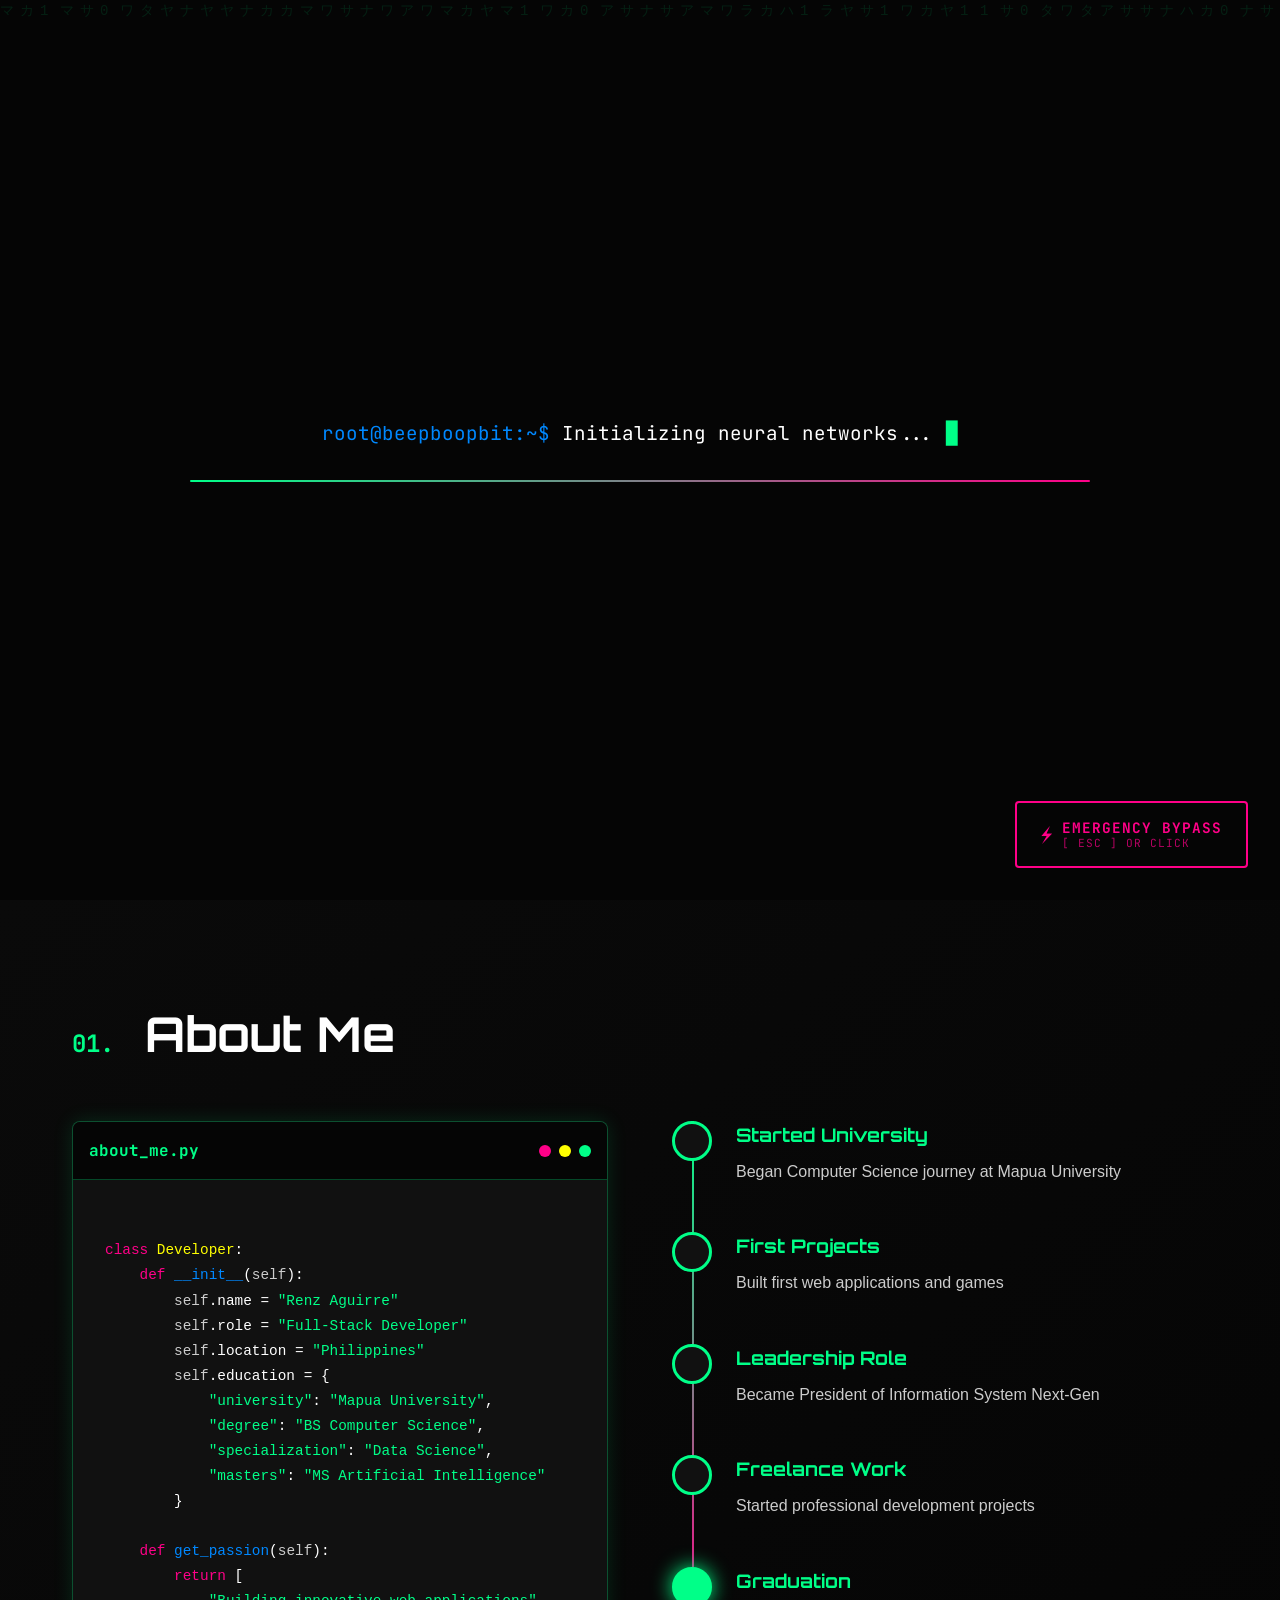
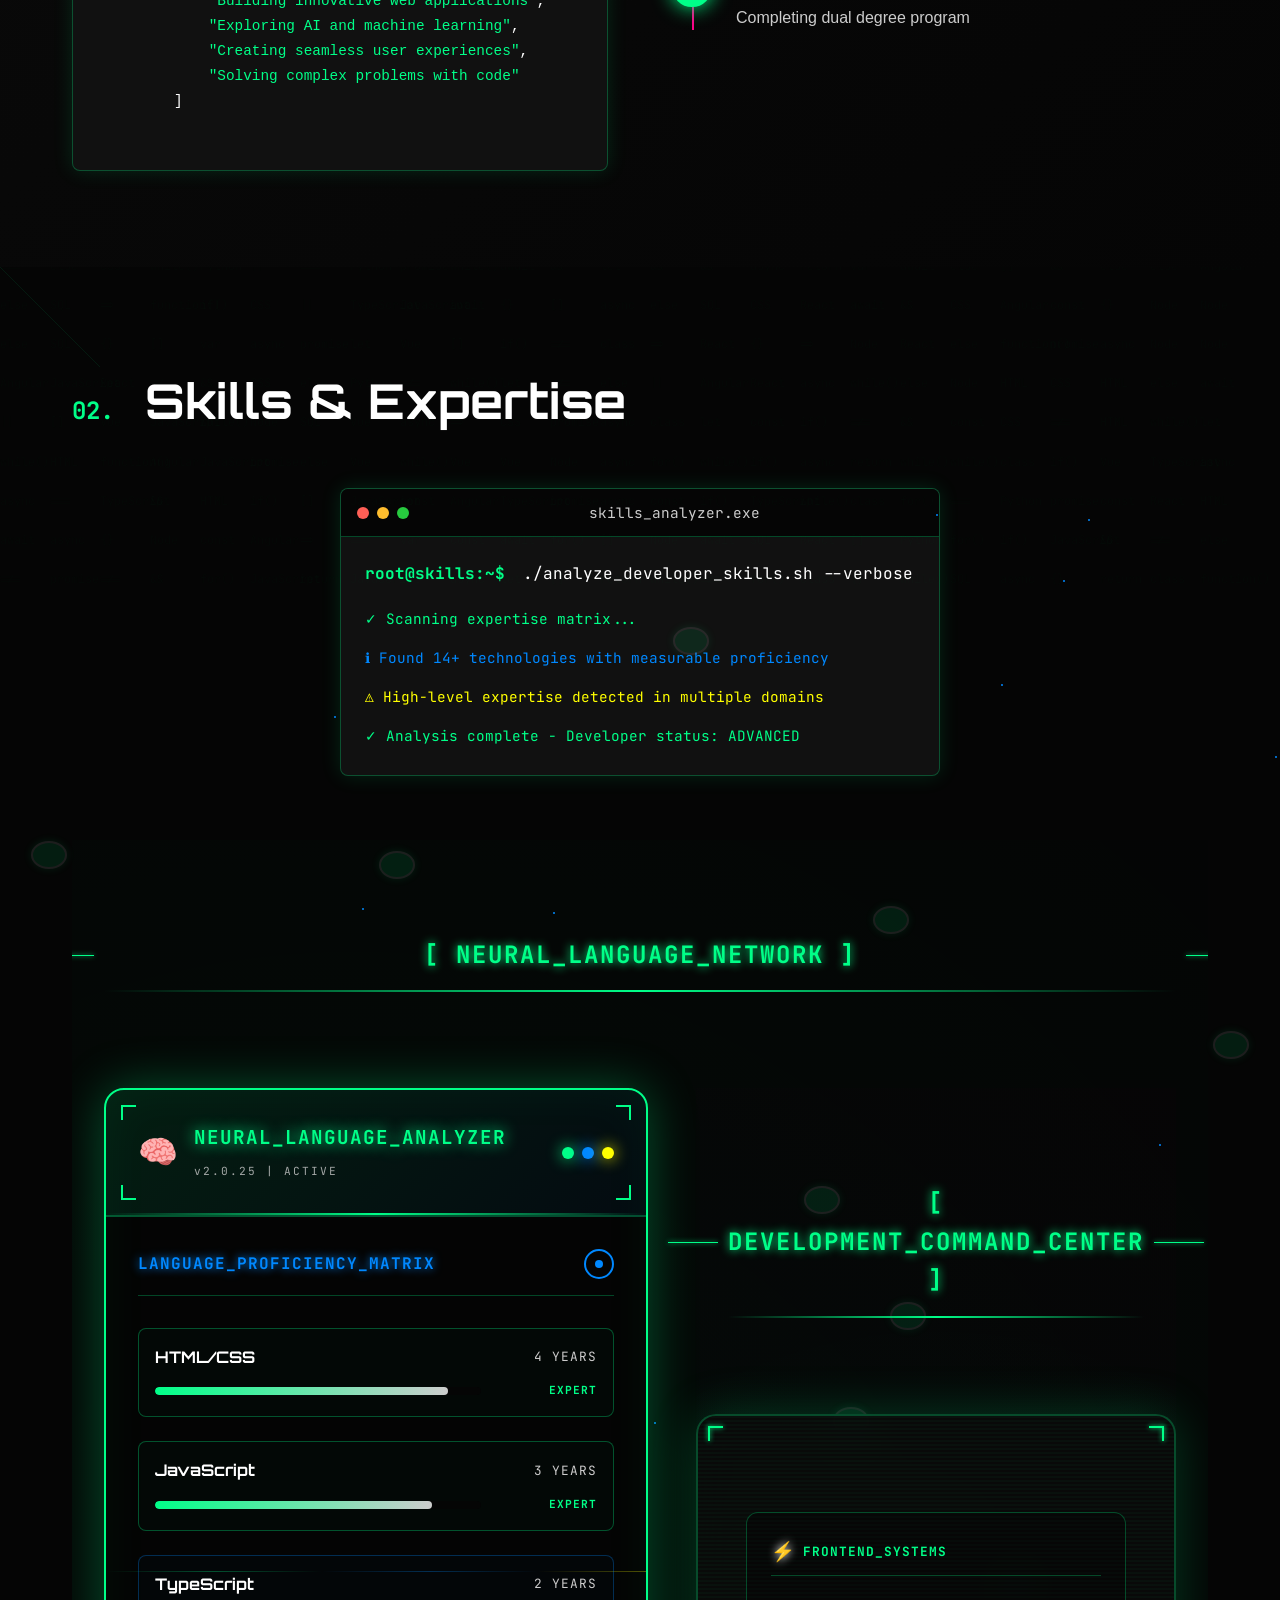
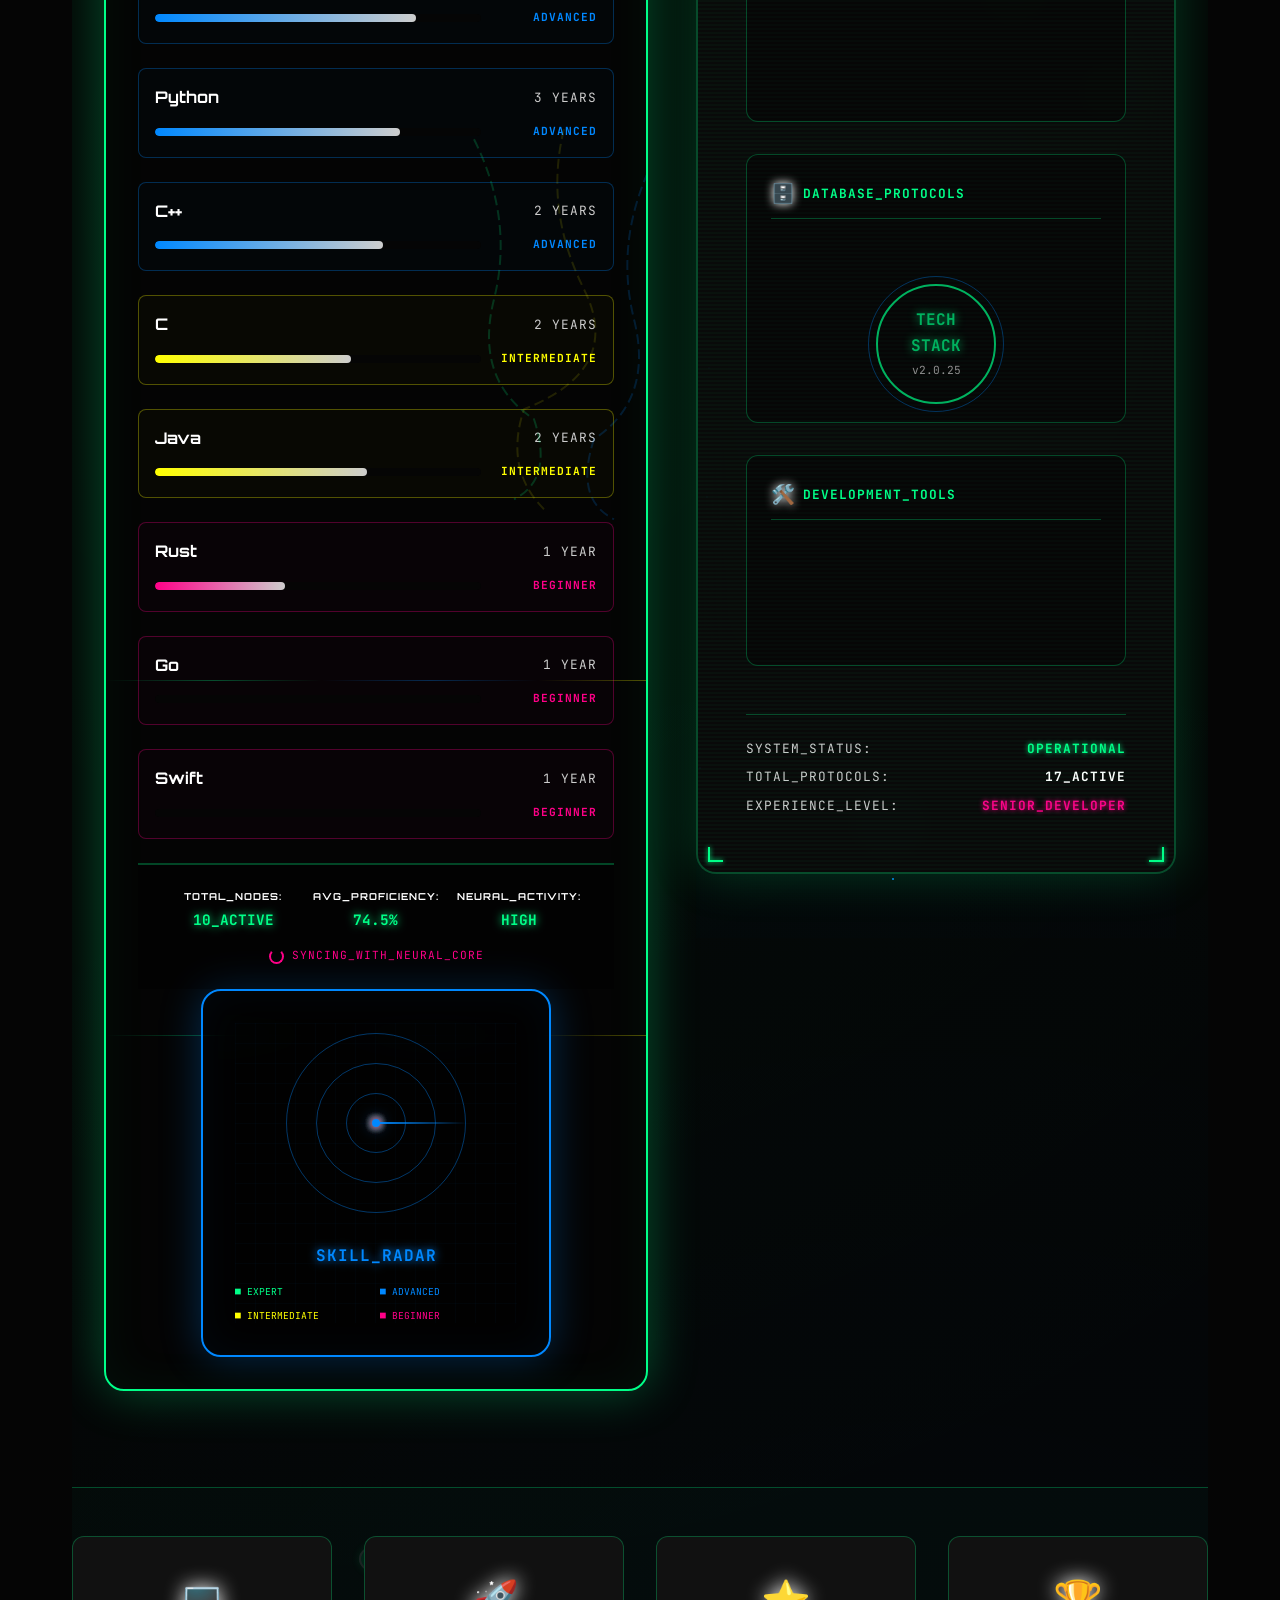
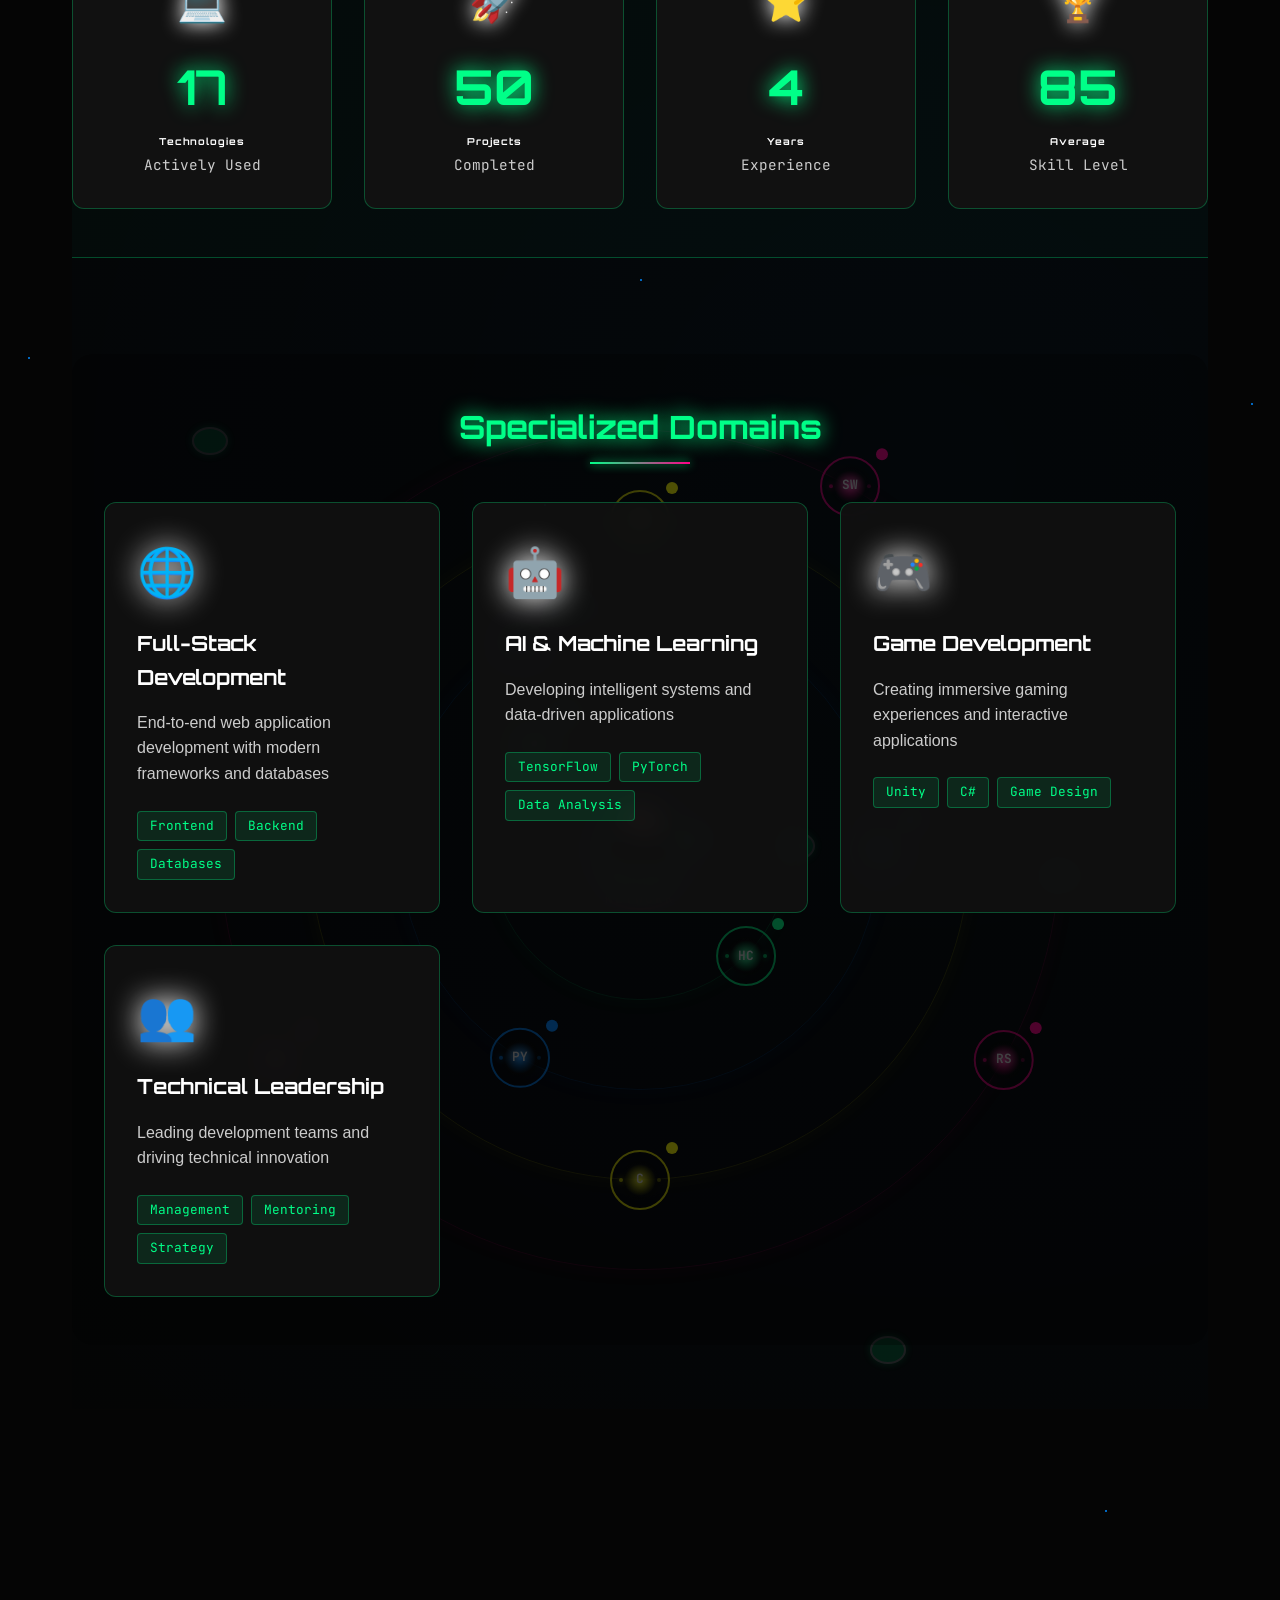
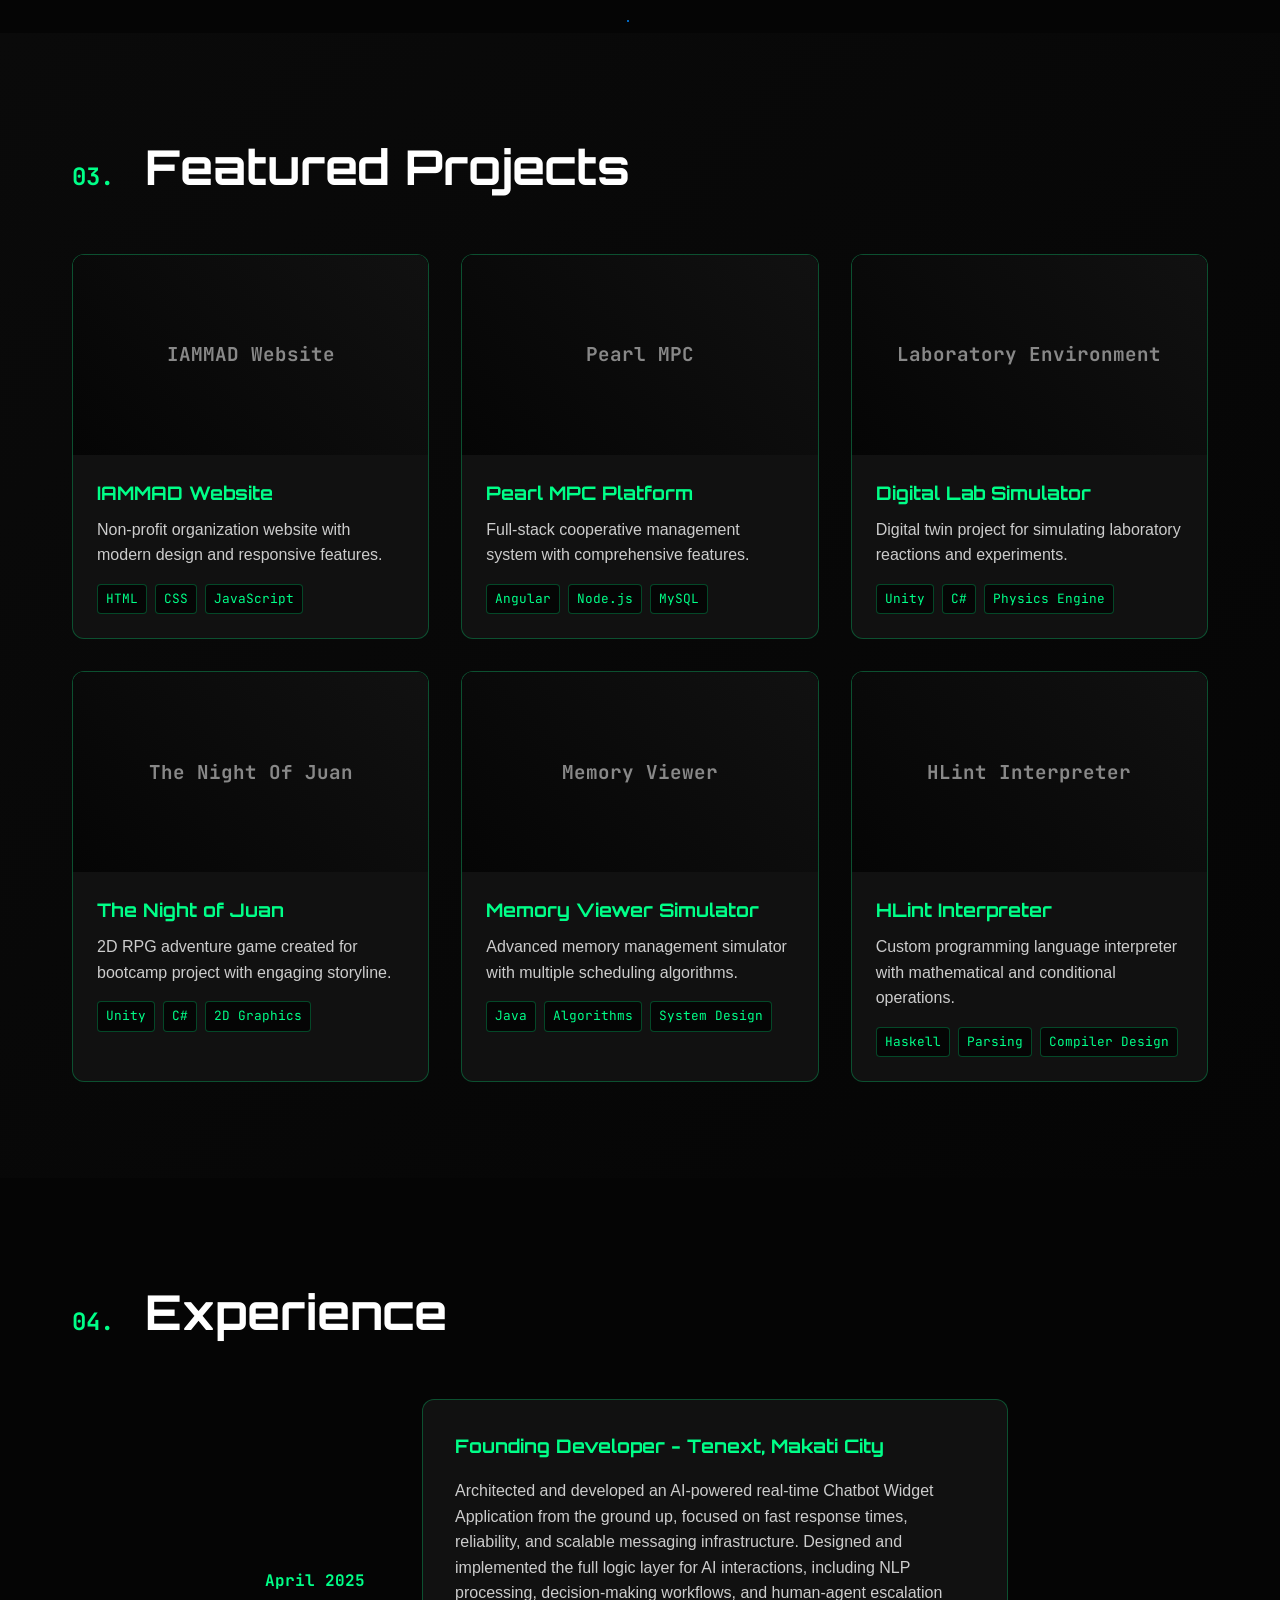
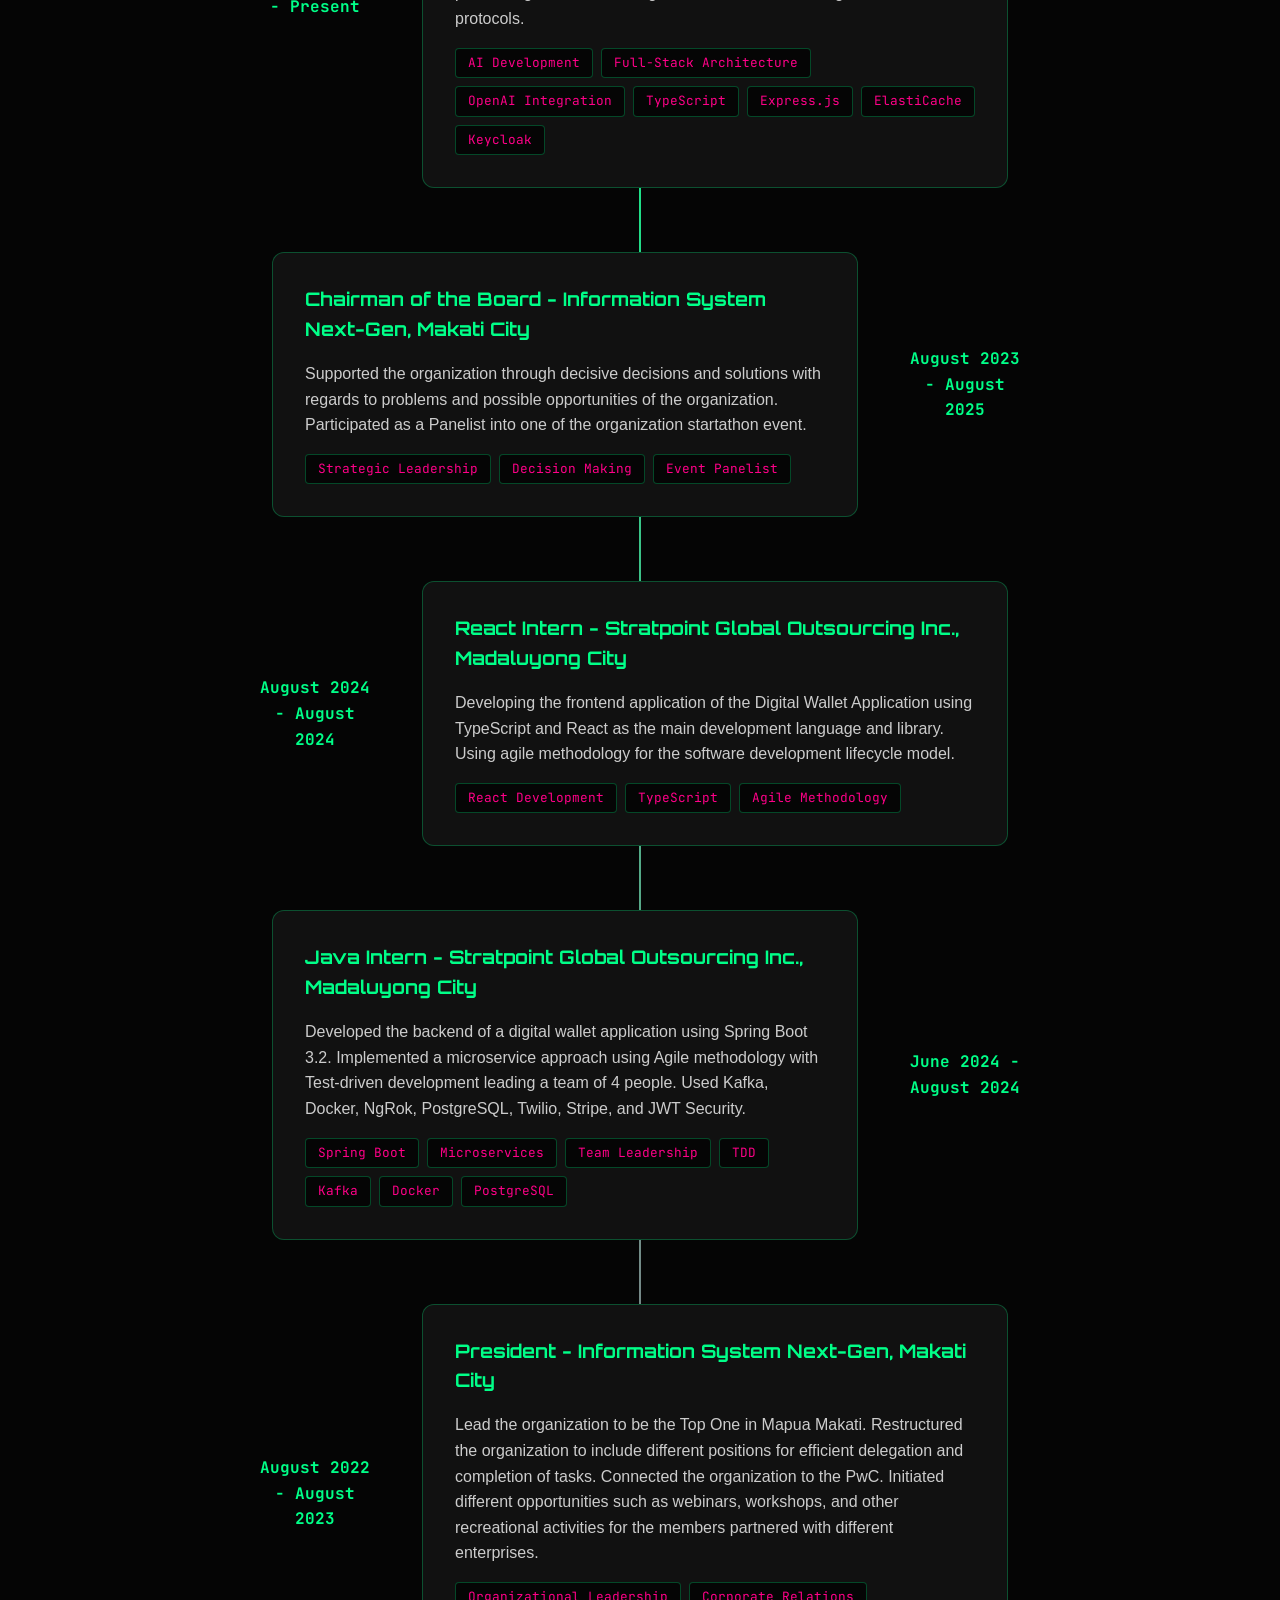
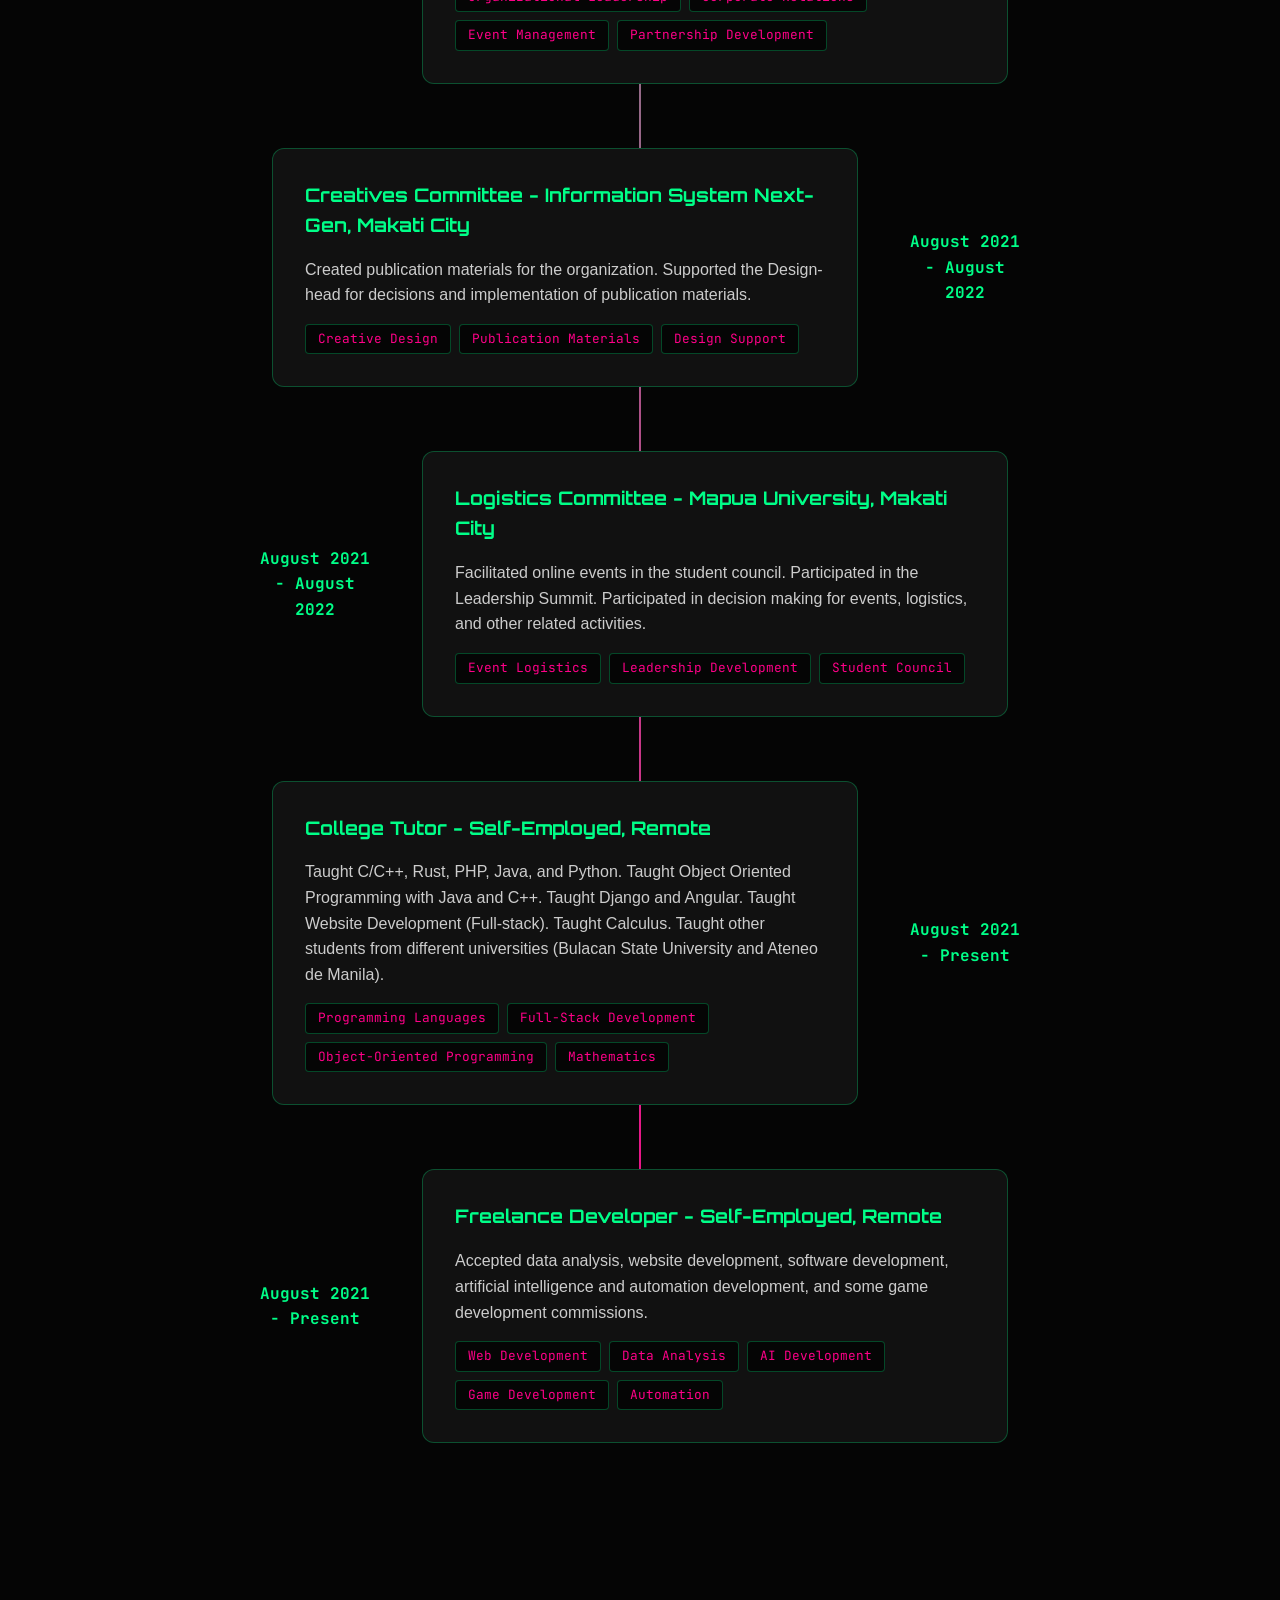
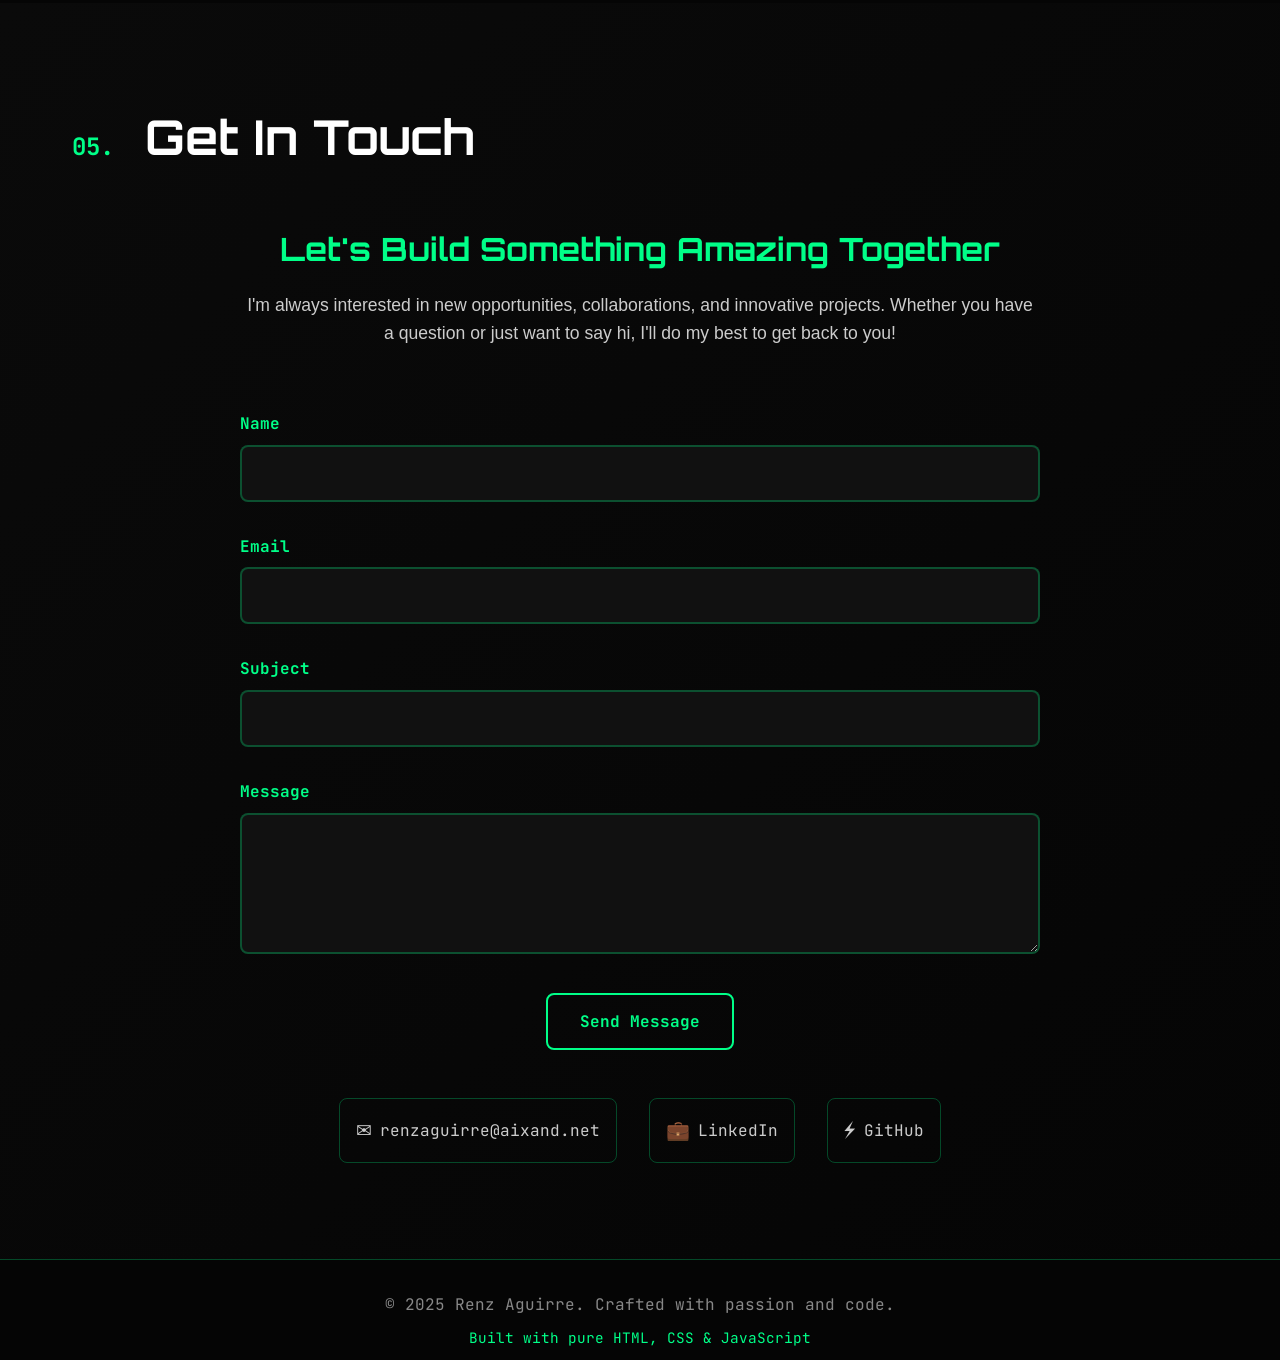
<file: index.html>
<!DOCTYPE html>
<html lang="en">
<head>
    <meta charset="UTF-8">
    <meta name="viewport" content="width=device-width, initial-scale=1.0">
    <title>Renz Aguirre | Cyber Portfolio</title>
    <link rel="stylesheet" href="styles.css">
    <link rel="preconnect" href="https://fonts.googleapis.com">
    <link rel="preconnect" href="https://fonts.gstatic.com" crossorigin>
    <link href="https://fonts.googleapis.com/css2?family=JetBrains+Mono:wght@300;400;500;700&family=Orbitron:wght@400;700;900&display=swap" rel="stylesheet">
</head>
<body>
    <!-- Custom Cursor -->
    <div class="cursor"></div>
    <div class="cursor-trail"></div>
    
    <!-- Loading Screen -->
    <div id="loading-screen" class="loading-screen">
        <div class="loading-content">
            <div class="loading-text">
                <span class="loading-prompt">root@beepboopbit:~$</span>
                <span class="loading-command"></span>
                <span class="loading-cursor">█</span>
            </div>
            <div class="loading-progress">
                <div class="loading-bar"></div>
            </div>
        </div>
        <div class="emergency-bypass">
            <button class="bypass-btn" id="bypassBtn">
                <span class="bypass-icon">⚡</span>
                <div class="bypass-text">
                    <div class="bypass-main">EMERGENCY BYPASS</div>
                    <div class="bypass-sub">[ ESC ] or CLICK</div>
                </div>
                <div class="bypass-glow"></div>
            </button>
        </div>
        <div class="matrix-rain"></div>
    </div>

    <!-- Scroll Progress Indicator -->
    <div class="scroll-progress"></div>

    <!-- Navigation -->
    <nav class="nav" id="nav">
        <div class="nav-brand">
            <span class="nav-logo">&lt;/&gt;</span>
            <span class="nav-name">BeepBoopBit.exe</span>
        </div>
        <ul class="nav-links">
            <li><a href="#hero" data-text="home">home</a></li>
            <li><a href="#about" data-text="about">about</a></li>
            <li><a href="#skills" data-text="skills">skills</a></li>
            <li><a href="#projects" data-text="projects">projects</a></li>
            <li><a href="#experience" data-text="experience">experience</a></li>
            <li><a href="#contact" data-text="contact">contact</a></li>
        </ul>
        <div class="nav-toggle">
            <span></span>
            <span></span>
            <span></span>
        </div>
    </nav>

    <!-- Hero Section -->
    <section id="hero" class="hero">
        <div class="hero-bg">
            <div class="particles" id="particles"></div>
            <div class="grid-overlay"></div>
        </div>
        <div class="hero-content">
            <div class="glitch-text">
                <h1 class="hero-title">
                    <span class="glitch" data-text="Renz Aguirre">Renz Aguirre</span>
                </h1>
            </div>
            <div class="typewriter-container">
                <span class="typewriter-prefix">I am a </span>
                <span class="typewriter" id="typewriter"></span>
                <span class="typewriter-cursor">█</span>
            </div>
            <p class="hero-subtitle">Computer Science Student • Data Science Specialist • AI Enthusiast</p>
            <div class="hero-cta">
                <a href="#projects" class="cta-button">
                    <span>View My Work</span>
                    <div class="cta-effects"></div>
                </a>
            </div>
        </div>
        <div class="scroll-indicator">
            <div class="scroll-mouse">
                <div class="scroll-wheel"></div>
            </div>
            <span>Scroll to explore</span>
        </div>
    </section>

    <!-- About Section -->
    <section id="about" class="section about">
        <div class="container">
            <h2 class="section-title">
                <span class="section-number">01.</span>
                About Me
            </h2>
            <div class="about-content">
                <div class="about-text">
                    <div class="code-block">
                        <div class="code-header">
                            <span class="code-title">about_me.py</span>
                            <div class="code-controls">
                                <span class="control close"></span>
                                <span class="control minimize"></span>
                                <span class="control maximize"></span>
                            </div>
                        </div>
                        <div class="code-content">
                            <pre><code class="code-animation">
<span class="code-keyword">class</span> <span class="code-class">Developer</span>:
    <span class="code-keyword">def</span> <span class="code-function">__init__</span>(<span class="code-self">self</span>):
        <span class="code-self">self</span>.name = <span class="code-string">"Renz Aguirre"</span>
        <span class="code-self">self</span>.role = <span class="code-string">"Full-Stack Developer"</span>
        <span class="code-self">self</span>.location = <span class="code-string">"Philippines"</span>
        <span class="code-self">self</span>.education = {
            <span class="code-string">"university"</span>: <span class="code-string">"Mapua University"</span>,
            <span class="code-string">"degree"</span>: <span class="code-string">"BS Computer Science"</span>,
            <span class="code-string">"specialization"</span>: <span class="code-string">"Data Science"</span>,
            <span class="code-string">"masters"</span>: <span class="code-string">"MS Artificial Intelligence"</span>
        }

    <span class="code-keyword">def</span> <span class="code-function">get_passion</span>(<span class="code-self">self</span>):
        <span class="code-keyword">return</span> [
            <span class="code-string">"Building innovative web applications"</span>,
            <span class="code-string">"Exploring AI and machine learning"</span>,
            <span class="code-string">"Creating seamless user experiences"</span>,
            <span class="code-string">"Solving complex problems with code"</span>
        ]
                            </code></pre>
                        </div>
                    </div>
                </div>
                <div class="about-visual">
                    <div class="timeline-container">
                        <div class="timeline-line"></div>
                        <div class="timeline-item" data-year="2021">
                            <div class="timeline-marker"></div>
                            <div class="timeline-content">
                                <h3>Started University</h3>
                                <p>Began Computer Science journey at Mapua University</p>
                            </div>
                        </div>
                        <div class="timeline-item" data-year="2022">
                            <div class="timeline-marker"></div>
                            <div class="timeline-content">
                                <h3>First Projects</h3>
                                <p>Built first web applications and games</p>
                            </div>
                        </div>
                        <div class="timeline-item" data-year="2023">
                            <div class="timeline-marker"></div>
                            <div class="timeline-content">
                                <h3>Leadership Role</h3>
                                <p>Became President of Information System Next-Gen</p>
                            </div>
                        </div>
                        <div class="timeline-item" data-year="2024">
                            <div class="timeline-marker"></div>
                            <div class="timeline-content">
                                <h3>Freelance Work</h3>
                                <p>Started professional development projects</p>
                            </div>
                        </div>
                        <div class="timeline-item" data-year="2025">
                            <div class="timeline-marker active"></div>
                            <div class="timeline-content">
                                <h3>Graduation</h3>
                                <p>Completing dual degree program</p>
                            </div>
                        </div>
                    </div>
                </div>
            </div>
        </div>
            </section>

    <!-- Skills Section -->
    <section id="skills" class="section skills">
        <div class="skills-background">
            <div class="neural-network" id="neuralNetwork"></div>
            <div class="code-rain" id="codeRain"></div>
            <div class="skill-particles" id="skillParticles"></div>
        </div>
        <div class="container">
            <h2 class="section-title">
                <span class="section-number">02.</span>
                Skills & Expertise
            </h2>
            <div class="skills-intro">
                <div class="terminal-window">
                    <div class="terminal-header">
                        <div class="terminal-controls">
                            <span class="terminal-dot red"></span>
                            <span class="terminal-dot yellow"></span>
                            <span class="terminal-dot green"></span>
                        </div>
                        <span class="terminal-title">skills_analyzer.exe</span>
                    </div>
                    <div class="terminal-body">
                        <div class="terminal-line">
                            <span class="prompt">root@skills:~$</span>
                            <span class="command">./analyze_developer_skills.sh --verbose</span>
                        </div>
                        <div class="terminal-output">
                            <span class="success">✓ Scanning expertise matrix...</span>
                            <span class="info">ℹ Found 14+ technologies with measurable proficiency</span>
                            <span class="warning">⚠ High-level expertise detected in multiple domains</span>
                            <span class="success">✓ Analysis complete - Developer status: ADVANCED</span>
                        </div>
                    </div>
                </div>
            </div>
            <div class="skills-content">
                <!-- Programming Languages Neural Network Hub -->
                <div class="languages-section">
                    <div class="section-header">
                        <h3>[ NEURAL_LANGUAGE_NETWORK ]</h3>
                        <div class="header-scanner"></div>
                    </div>
                    <div class="languages-layout">
                        
                        <div class="neural-analysis-dashboard">
                            <!-- Dashboard Header with HUD Elements -->
                            <div class="dashboard-header">
                                <div class="hud-frame">
                                    <div class="corner-indicators">
                                        <div class="corner-light top-left"></div>
                                        <div class="corner-light top-right"></div>
                                        <div class="corner-light bottom-left"></div>
                                        <div class="corner-light bottom-right"></div>
                                    </div>
                                    <div class="header-content">
                                        <div class="dashboard-title">
                                            <span class="title-icon">🧠</span>
                                            <div class="title-text">
                                                <h4>NEURAL_LANGUAGE_ANALYZER</h4>
                                                <span class="version">v2.0.25 | ACTIVE</span>
                                            </div>
                                        </div>
                                        <div class="status-indicators">
                                            <div class="status-dot online"></div>
                                            <div class="status-dot processing"></div>
                                            <div class="status-dot analyzing"></div>
                                        </div>
                                    </div>
                                    <div class="scan-line"></div>
                                </div>
                            </div>
                            
                            <!-- Neural Data Streams -->
                            <div class="neural-data-streams">
                                <div class="data-flow-lines">
                                    <div class="flow-line line-1"></div>
                                    <div class="flow-line line-2"></div>
                                    <div class="flow-line line-3"></div>
                                </div>
                                
                                <!-- Language Processing Matrix -->
                                <div class="processing-matrix">
                                    <div class="matrix-header">
                                        <span class="matrix-label">LANGUAGE_PROFICIENCY_MATRIX</span>
                                        <div class="matrix-scan"></div>
                                    </div>
                                    
                                    <div class="summary-list neural-grid">
                                <div class="skill-entry expert">
                                    <div class="skill-info">
                                        <span class="skill-name">HTML/CSS</span>
                                        <span class="skill-years">4 YEARS</span>
                                    </div>
                                    <div class="skill-bar-container">
                                        <div class="skill-bar expert" data-level="90">
                                            <div class="bar-fill" style="--width: 90%"></div>
                                        </div>
                                        <span class="skill-label">EXPERT</span>
                                    </div>
                                </div>
                                
                                <div class="skill-entry expert">
                                    <div class="skill-info">
                                        <span class="skill-name">JavaScript</span>
                                        <span class="skill-years">3 YEARS</span>
                                    </div>
                                    <div class="skill-bar-container">
                                        <div class="skill-bar expert" data-level="85">
                                            <div class="bar-fill" style="--width: 85%"></div>
                                        </div>
                                        <span class="skill-label">EXPERT</span>
                                    </div>
                                </div>
                                
                                <div class="skill-entry advanced">
                                    <div class="skill-info">
                                        <span class="skill-name">TypeScript</span>
                                        <span class="skill-years">2 YEARS</span>
                                    </div>
                                    <div class="skill-bar-container">
                                        <div class="skill-bar advanced" data-level="80">
                                            <div class="bar-fill" style="--width: 80%"></div>
                                        </div>
                                        <span class="skill-label">ADVANCED</span>
                                    </div>
                                </div>
                                
                                <div class="skill-entry advanced">
                                    <div class="skill-info">
                                        <span class="skill-name">Python</span>
                                        <span class="skill-years">3 YEARS</span>
                                    </div>
                                    <div class="skill-bar-container">
                                        <div class="skill-bar advanced" data-level="75">
                                            <div class="bar-fill" style="--width: 75%"></div>
                                        </div>
                                        <span class="skill-label">ADVANCED</span>
                                    </div>
                                </div>
                                
                                <div class="skill-entry advanced">
                                    <div class="skill-info">
                                        <span class="skill-name">C++</span>
                                        <span class="skill-years">2 YEARS</span>
                                    </div>
                                    <div class="skill-bar-container">
                                        <div class="skill-bar advanced" data-level="70">
                                            <div class="bar-fill" style="--width: 70%"></div>
                                        </div>
                                        <span class="skill-label">ADVANCED</span>
                                    </div>
                                </div>
                                
                                <div class="skill-entry intermediate">
                                    <div class="skill-info">
                                        <span class="skill-name">C</span>
                                        <span class="skill-years">2 YEARS</span>
                                    </div>
                                    <div class="skill-bar-container">
                                        <div class="skill-bar intermediate" data-level="60">
                                            <div class="bar-fill" style="--width: 60%"></div>
                                        </div>
                                        <span class="skill-label">INTERMEDIATE</span>
                                    </div>
                                </div>
                                
                                <div class="skill-entry intermediate">
                                    <div class="skill-info">
                                        <span class="skill-name">Java</span>
                                        <span class="skill-years">2 YEARS</span>
                                    </div>
                                    <div class="skill-bar-container">
                                        <div class="skill-bar intermediate" data-level="65">
                                            <div class="bar-fill" style="--width: 65%"></div>
                                        </div>
                                        <span class="skill-label">INTERMEDIATE</span>
                                    </div>
                                </div>
                                
                                <div class="skill-entry beginner">
                                    <div class="skill-info">
                                        <span class="skill-name">Rust</span>
                                        <span class="skill-years">1 YEAR</span>
                                    </div>
                                    <div class="skill-bar-container">
                                        <div class="skill-bar beginner" data-level="40">
                                            <div class="bar-fill" style="--width: 40%"></div>
                                        </div>
                                        <span class="skill-label">BEGINNER</span>
                                    </div>
                                </div>
                                
                                <div class="skill-entry beginner">
                                    <div class="skill-info">
                                        <span class="skill-name">Go</span>
                                        <span class="skill-years">1 YEAR</span>
                                    </div>
                                    <div class="skill-bar-container">
                                        <div class="skill-bar beginner" data-level="35">
                                            <div class="bar-fill" style="--width: 35%"></div>
                                        </div>
                                        <span class="skill-label">BEGINNER</span>
                                    </div>
                                </div>
                                
                                <div class="skill-entry beginner">
                                    <div class="skill-info">
                                        <span class="skill-name">Swift</span>
                                        <span class="skill-years">1 YEAR</span>
                                    </div>
                                    <div class="skill-bar-container">
                                        <div class="skill-bar beginner" data-level="30">
                                            <div class="bar-fill" style="--width: 30%"></div>
                                        </div>
                                        <span class="skill-label">BEGINNER</span>
                                    </div>
                                </div>
                                
                                <!-- Neural Analytics Footer -->
                                <div class="analytics-footer">
                                    <div class="neural-stats">
                                        <div class="stat-item">
                                            <span class="stat-label">TOTAL_NODES:</span>
                                            <span class="stat-value">10_ACTIVE</span>
                                        </div>
                                        <div class="stat-item">
                                            <span class="stat-label">AVG_PROFICIENCY:</span>
                                            <span class="stat-value">74.5%</span>
                                        </div>
                                        <div class="stat-item">
                                            <span class="stat-label">NEURAL_ACTIVITY:</span>
                                            <span class="stat-value expert">HIGH</span>
                                        </div>
                                    </div>
                                    <div class="data-sync">
                                        <div class="sync-indicator"></div>
                                        <span class="sync-text">SYNCING_WITH_NEURAL_CORE</span>
                                    </div>
                                </div>
                            </div>
                            
                            <!-- Neural Connection Tendrils -->
                            <div class="neural-tendrils">
                                <svg class="tendril-svg" viewBox="0 0 200 400">
                                    <path class="tendril-path path-1" d="M10,20 Q50,100 30,180 T70,300 Q90,360 50,380" stroke="var(--primary-neon)" stroke-width="2" fill="none" opacity="0.3"/>
                                    <path class="tendril-path path-2" d="M190,40 Q150,120 170,200 T130,320 Q110,380 150,400" stroke="var(--accent-neon)" stroke-width="2" fill="none" opacity="0.3"/>
                                    <path class="tendril-path path-3" d="M100,10 Q80,90 120,170 T60,290 Q40,350 80,390" stroke="var(--warning-neon)" stroke-width="2" fill="none" opacity="0.2"/>
                                </svg>
                            </div>
                        </div>
                        
                        <!-- Holographic Data Panel -->
                        <div class="holographic-panel">
                            <div class="holo-frame">
                                <div class="holo-grid"></div>
                                <div class="holo-content">
                                    <div class="expertise-radar">
                                        <div class="radar-center"></div>
                                        <div class="radar-rings">
                                            <div class="radar-ring ring-1"></div>
                                            <div class="radar-ring ring-2"></div>
                                            <div class="radar-ring ring-3"></div>
                                        </div>
                                        <div class="radar-sweep"></div>
                                        <div class="expertise-markers">
                                            <div class="marker expert" style="--angle: 45deg; --distance: 85%"></div>
                                            <div class="marker expert" style="--angle: 90deg; --distance: 80%"></div>
                                            <div class="marker advanced" style="--angle: 135deg; --distance: 75%"></div>
                                            <div class="marker advanced" style="--angle: 180deg; --distance: 70%"></div>
                                            <div class="marker advanced" style="--angle: 225deg; --distance: 65%"></div>
                                            <div class="marker intermediate" style="--angle: 270deg; --distance: 60%"></div>
                                            <div class="marker intermediate" style="--angle: 315deg; --distance: 55%"></div>
                                            <div class="marker beginner" style="--angle: 0deg; --distance: 40%"></div>
                                            <div class="marker beginner" style="--angle: 30deg; --distance: 35%"></div>
                                            <div class="marker beginner" style="--angle: 330deg; --distance: 30%"></div>
                                        </div>
                                    </div>
                                    <div class="radar-labels">
                                        <div class="radar-title">SKILL_RADAR</div>
                                        <div class="radar-legend">
                                            <div class="legend-item expert">■ EXPERT</div>
                                            <div class="legend-item advanced">■ ADVANCED</div>
                                            <div class="legend-item intermediate">■ INTERMEDIATE</div>
                                            <div class="legend-item beginner">■ BEGINNER</div>
                                        </div>
                                    </div>
                                </div>
                            </div>
                        </div>
                    </div>
                </div>

                <!-- Command Center Interface -->
                <div class="command-center-section">
                    <div class="section-header">
                        <h3>[ DEVELOPMENT_COMMAND_CENTER ]</h3>
                        <div class="header-scanner"></div>
                    </div>
                    
                    <div class="command-center" id="commandCenter">
                        <div class="hud-overlay">
                            <div class="scan-lines"></div>
                            <div class="corner-brackets top-left"></div>
                            <div class="corner-brackets top-right"></div>
                            <div class="corner-brackets bottom-left"></div>
                            <div class="corner-brackets bottom-right"></div>
                        </div>
                        
                        <div class="center-display">
                            <div class="hologram-ring"></div>
                            <div class="data-core">
                                <div class="core-text">TECH STACK</div>
                                <div class="core-version">v2.0.25</div>
                            </div>
                        </div>
                        
                        <div class="data-streams">
                            <div class="stream-group frontend-stream" data-category="Frontend">
                                <div class="stream-header">
                                    <span class="stream-icon">⚡</span>
                                    <span class="stream-title">FRONTEND_SYSTEMS</span>
                                </div>
                                <div class="data-flow">
                                    <div class="data-packet expert" data-name="Angular" data-level="80" data-years="2">
                                        <span class="packet-name">ANGULAR</span>
                                        <div class="signal-bars">
                                            <div class="bar"></div>
                                            <div class="bar"></div>
                                            <div class="bar"></div>
                                            <div class="bar"></div>
                                        </div>
                                        <span class="packet-power">80%</span>
                                    </div>
                                    <div class="data-packet advanced" data-name="React" data-level="70" data-years="1">
                                        <span class="packet-name">REACT</span>
                                        <div class="signal-bars">
                                            <div class="bar"></div>
                                            <div class="bar"></div>
                                            <div class="bar"></div>
                                            <div class="bar"></div>
                                        </div>
                                        <span class="packet-power">70%</span>
                                    </div>
                                </div>
                            </div>
                            
                            <div class="stream-group database-stream" data-category="Database">
                                <div class="stream-header">
                                    <span class="stream-icon">🗄️</span>
                                    <span class="stream-title">DATABASE_PROTOCOLS</span>
                                </div>
                                <div class="data-flow">
                                    <div class="data-packet advanced" data-name="MySQL" data-level="75" data-years="2">
                                        <span class="packet-name">MYSQL</span>
                                        <div class="signal-bars">
                                            <div class="bar"></div>
                                            <div class="bar"></div>
                                            <div class="bar"></div>
                                            <div class="bar"></div>
                                        </div>
                                        <span class="packet-power">75%</span>
                                    </div>
                                    <div class="data-packet advanced" data-name="PostgreSQL" data-level="70" data-years="2">
                                        <span class="packet-name">POSTGRESQL</span>
                                        <div class="signal-bars">
                                            <div class="bar"></div>
                                            <div class="bar"></div>
                                            <div class="bar"></div>
                                            <div class="bar"></div>
                                        </div>
                                        <span class="packet-power">70%</span>
                                    </div>
                                    <div class="data-packet advanced" data-name="MongoDB" data-level="70" data-years="2">
                                        <span class="packet-name">MONGODB</span>
                                        <div class="signal-bars">
                                            <div class="bar"></div>
                                            <div class="bar"></div>
                                            <div class="bar"></div>
                                            <div class="bar"></div>
                                        </div>
                                        <span class="packet-power">70%</span>
                                    </div>
                                </div>
                            </div>
                            
                            <div class="stream-group devtools-stream" data-category="DevTools">
                                <div class="stream-header">
                                    <span class="stream-icon">🛠️</span>
                                    <span class="stream-title">DEVELOPMENT_TOOLS</span>
                                </div>
                                <div class="data-flow">
                                    <div class="data-packet expert" data-name="Git" data-level="85" data-years="3">
                                        <span class="packet-name">GIT</span>
                                        <div class="signal-bars">
                                            <div class="bar"></div>
                                            <div class="bar"></div>
                                            <div class="bar"></div>
                                            <div class="bar"></div>
                                        </div>
                                        <span class="packet-power">85%</span>
                                    </div>
                                    <div class="data-packet intermediate" data-name="Docker" data-level="65" data-years="1">
                                        <span class="packet-name">DOCKER</span>
                                        <div class="signal-bars">
                                            <div class="bar"></div>
                                            <div class="bar"></div>
                                            <div class="bar"></div>
                                            <div class="bar"></div>
                                        </div>
                                        <span class="packet-power">65%</span>
                                    </div>
                                </div>
                            </div>
                        </div>
                        
                        <div class="system-status">
                            <div class="status-line">
                                <span class="status-label">SYSTEM_STATUS:</span>
                                <span class="status-value online">OPERATIONAL</span>
                            </div>
                            <div class="status-line">
                                <span class="status-label">TOTAL_PROTOCOLS:</span>
                                <span class="status-value">17_ACTIVE</span>
                            </div>
                            <div class="status-line">
                                <span class="status-label">EXPERIENCE_LEVEL:</span>
                                <span class="status-value expert">SENIOR_DEVELOPER</span>
                            </div>
                        </div>
                    </div>
                </div>
            </div>
                
                <div class="skills-statistics">
                    <div class="stats-grid">
                        <div class="stat-card">
                            <div class="stat-icon">💻</div>
                            <div class="stat-number" data-target="17">0</div>
                            <div class="stat-label">Technologies</div>
                            <div class="stat-detail">Actively Used</div>
                        </div>
                        <div class="stat-card">
                            <div class="stat-icon">🚀</div>
                            <div class="stat-number" data-target="50">0</div>
                            <div class="stat-label">Projects</div>
                            <div class="stat-detail">Completed</div>
                        </div>
                        <div class="stat-card">
                            <div class="stat-icon">⭐</div>
                            <div class="stat-number" data-target="4">0</div>
                            <div class="stat-label">Years</div>
                            <div class="stat-detail">Experience</div>
                        </div>
                        <div class="stat-card">
                            <div class="stat-icon">🏆</div>
                            <div class="stat-number" data-target="85">0</div>
                            <div class="stat-label">Average</div>
                            <div class="stat-detail">Skill Level</div>
                        </div>
                    </div>
                </div>
                
                <div class="skill-domains">
                    <!-- Neural Network Hub Background -->
                    <div class="neural-network-background">
                        <div class="neural-core-bg" id="neuralCoreBg">
                            <!-- Central Processing Core -->
                            <div class="processing-core-bg">
                                <div class="core-rings-bg">
                                    <div class="core-ring-bg inner"></div>
                                    <div class="core-ring-bg middle"></div>
                                    <div class="core-ring-bg outer"></div>
                                </div>
                                <div class="core-center-bg">
                                    <div class="brain-icon-bg">🧠</div>
                                    <div class="core-label-bg">
                                        <span class="core-title-bg">NEURAL</span>
                                        <span class="core-subtitle-bg">NETWORK</span>
                                    </div>
                                </div>
                            </div>
                            
                            <!-- Expert Level Neural Pathway - Fastest Speed (25s) -->
                            <div class="neural-pathway-bg expert-pathway-bg">
                                <div class="neural-node-bg expert" data-skill="HTML/CSS" style="--orbit-angle: 45deg">
                                    <div class="node-core-bg">
                                        <span class="node-symbol-bg">HC</span>
                                        <div class="neural-activity-bg">
                                            <div class="synapse-bg active"></div>
                                            <div class="synapse-bg active"></div>
                                            <div class="synapse-bg active"></div>
                                        </div>
                                    </div>
                                    <div class="activation-pulse-bg"></div>
                                </div>
                                
                                <div class="neural-node-bg expert" data-skill="JavaScript" style="--orbit-angle: 225deg">
                                    <div class="node-core-bg">
                                        <span class="node-symbol-bg">JS</span>
                                        <div class="neural-activity-bg">
                                            <div class="synapse-bg active"></div>
                                            <div class="synapse-bg active"></div>
                                            <div class="synapse-bg active"></div>
                                        </div>
                                    </div>
                                    <div class="activation-pulse-bg"></div>
                                </div>
                            </div>
                            
                            <!-- Advanced Level Neural Pathway - Medium-Fast Speed (35s) -->
                            <div class="neural-pathway-bg advanced-pathway-bg">
                                <div class="neural-node-bg advanced" data-skill="TypeScript" style="--orbit-angle: 0deg">
                                    <div class="node-core-bg">
                                        <span class="node-symbol-bg">TS</span>
                                        <div class="neural-activity-bg">
                                            <div class="synapse-bg active"></div>
                                            <div class="synapse-bg active"></div>
                                            <div class="synapse-bg"></div>
                                        </div>
                                    </div>
                                    <div class="activation-pulse-bg"></div>
                                </div>
                                
                                <div class="neural-node-bg advanced" data-skill="Python" style="--orbit-angle: 120deg">
                                    <div class="node-core-bg">
                                        <span class="node-symbol-bg">PY</span>
                                        <div class="neural-activity-bg">
                                            <div class="synapse-bg active"></div>
                                            <div class="synapse-bg active"></div>
                                            <div class="synapse-bg"></div>
                                        </div>
                                    </div>
                                    <div class="activation-pulse-bg"></div>
                                </div>
                                
                                <div class="neural-node-bg advanced" data-skill="C++" style="--orbit-angle: 240deg">
                                    <div class="node-core-bg">
                                        <span class="node-symbol-bg">C+</span>
                                        <div class="neural-activity-bg">
                                            <div class="synapse-bg active"></div>
                                            <div class="synapse-bg active"></div>
                                            <div class="synapse-bg"></div>
                                        </div>
                                    </div>
                                    <div class="activation-pulse-bg"></div>
                                </div>
                            </div>
                            
                            <!-- Intermediate Level Neural Pathway - Medium Speed (50s) -->
                            <div class="neural-pathway-bg intermediate-pathway-bg">
                                <div class="neural-node-bg intermediate" data-skill="C" style="--orbit-angle: 90deg">
                                    <div class="node-core-bg">
                                        <span class="node-symbol-bg">C</span>
                                        <div class="neural-activity-bg">
                                            <div class="synapse-bg active"></div>
                                            <div class="synapse-bg"></div>
                                            <div class="synapse-bg"></div>
                                        </div>
                                    </div>
                                    <div class="activation-pulse-bg"></div>
                                </div>
                                
                                <div class="neural-node-bg intermediate" data-skill="Java" style="--orbit-angle: 270deg">
                                    <div class="node-core-bg">
                                        <span class="node-symbol-bg">JV</span>
                                        <div class="neural-activity-bg">
                                            <div class="synapse-bg active"></div>
                                            <div class="synapse-bg"></div>
                                            <div class="synapse-bg"></div>
                                        </div>
                                    </div>
                                    <div class="activation-pulse-bg"></div>
                                </div>
                            </div>
                            
                            <!-- Beginner Level Neural Pathway - Slowest Speed (70s) -->
                            <div class="neural-pathway-bg beginner-pathway-bg">
                                <div class="neural-node-bg beginner" data-skill="Rust" style="--orbit-angle: 30deg">
                                    <div class="node-core-bg">
                                        <span class="node-symbol-bg">RS</span>
                                        <div class="neural-activity-bg">
                                            <div class="synapse-bg active"></div>
                                            <div class="synapse-bg"></div>
                                            <div class="synapse-bg"></div>
                                        </div>
                                    </div>
                                    <div class="activation-pulse-bg"></div>
                                </div>
                                
                                <div class="neural-node-bg beginner" data-skill="Go" style="--orbit-angle: 150deg">
                                    <div class="node-core-bg">
                                        <span class="node-symbol-bg">GO</span>
                                        <div class="neural-activity-bg">
                                            <div class="synapse-bg active"></div>
                                            <div class="synapse-bg"></div>
                                            <div class="synapse-bg"></div>
                                        </div>
                                    </div>
                                    <div class="activation-pulse-bg"></div>
                                </div>
                                
                                <div class="neural-node-bg beginner" data-skill="Swift" style="--orbit-angle: 300deg">
                                    <div class="node-core-bg">
                                        <span class="node-symbol-bg">SW</span>
                                        <div class="neural-activity-bg">
                                            <div class="synapse-bg active"></div>
                                            <div class="synapse-bg"></div>
                                            <div class="synapse-bg"></div>
                                        </div>
                                    </div>
                                    <div class="activation-pulse-bg"></div>
                                </div>
                            </div>
                        </div>
                    </div>
                    
                    <h3 class="domains-title">Specialized Domains</h3>
                    <div class="domains-grid">
                        <div class="domain-card">
                            <div class="domain-icon">🌐</div>
                            <h4>Full-Stack Development</h4>
                            <p>End-to-end web application development with modern frameworks and databases</p>
                            <div class="domain-tech">
                                <span>Frontend</span>
                                <span>Backend</span>
                                <span>Databases</span>
                            </div>
                        </div>
                        <div class="domain-card">
                            <div class="domain-icon">🤖</div>
                            <h4>AI & Machine Learning</h4>
                            <p>Developing intelligent systems and data-driven applications</p>
                            <div class="domain-tech">
                                <span>TensorFlow</span>
                                <span>PyTorch</span>
                                <span>Data Analysis</span>
                            </div>
                        </div>
                        <div class="domain-card">
                            <div class="domain-icon">🎮</div>
                            <h4>Game Development</h4>
                            <p>Creating immersive gaming experiences and interactive applications</p>
                            <div class="domain-tech">
                                <span>Unity</span>
                                <span>C#</span>
                                <span>Game Design</span>
                            </div>
                        </div>
                        <div class="domain-card">
                            <div class="domain-icon">👥</div>
                            <h4>Technical Leadership</h4>
                            <p>Leading development teams and driving technical innovation</p>
                            <div class="domain-tech">
                                <span>Management</span>
                                <span>Mentoring</span>
                                <span>Strategy</span>
                            </div>
                        </div>
                    </div>
                </div>
            </div>
        </div>
    </section>

    <!-- Projects Section -->
    <section id="projects" class="section projects">
        <div class="container">
            <h2 class="section-title">
                <span class="section-number">03.</span>
                Featured Projects
            </h2>
            <div class="projects-grid">
                <div class="project-card" data-category="web">
                    <div class="project-image">
                        <div class="project-overlay">
                            <div class="project-links">
                                <a href="#" class="project-link">
                                    <span>View Code</span>
                                </a>
                                <a href="#" class="project-link">
                                    <span>Live Demo</span>
                                </a>
                            </div>
                        </div>
                        <div class="project-placeholder">
                            <span>IAMMAD Website</span>
                        </div>
                    </div>
                    <div class="project-content">
                        <h3>IAMMAD Website</h3>
                        <p>Non-profit organization website with modern design and responsive features.</p>
                        <div class="project-tech">
                            <span>HTML</span>
                            <span>CSS</span>
                            <span>JavaScript</span>
                        </div>
                    </div>
                </div>

                <div class="project-card" data-category="web">
                    <div class="project-image">
                        <div class="project-overlay">
                            <div class="project-links">
                                <a href="#" class="project-link">
                                    <span>View Code</span>
                                </a>
                                <a href="#" class="project-link">
                                    <span>Live Demo</span>
                                </a>
                            </div>
                        </div>
                        <div class="project-placeholder">
                            <span>Pearl MPC</span>
                        </div>
                    </div>
                    <div class="project-content">
                        <h3>Pearl MPC Platform</h3>
                        <p>Full-stack cooperative management system with comprehensive features.</p>
                        <div class="project-tech">
                            <span>Angular</span>
                            <span>Node.js</span>
                            <span>MySQL</span>
                        </div>
                    </div>
                </div>

                <div class="project-card" data-category="software">
                    <div class="project-image">
                        <div class="project-overlay">
                            <div class="project-links">
                                <a href="#" class="project-link">
                                    <span>View Code</span>
                                </a>
                            </div>
                        </div>
                        <div class="project-placeholder">
                            <span>Laboratory Environment</span>
                        </div>
                    </div>
                    <div class="project-content">
                        <h3>Digital Lab Simulator</h3>
                        <p>Digital twin project for simulating laboratory reactions and experiments.</p>
                        <div class="project-tech">
                            <span>Unity</span>
                            <span>C#</span>
                            <span>Physics Engine</span>
                        </div>
                    </div>
                </div>

                <div class="project-card" data-category="game">
                    <div class="project-image">
                        <div class="project-overlay">
                            <div class="project-links">
                                <a href="#" class="project-link">
                                    <span>Play Game</span>
                                </a>
                            </div>
                        </div>
                        <div class="project-placeholder">
                            <span>The Night Of Juan</span>
                        </div>
                    </div>
                    <div class="project-content">
                        <h3>The Night of Juan</h3>
                        <p>2D RPG adventure game created for bootcamp project with engaging storyline.</p>
                        <div class="project-tech">
                            <span>Unity</span>
                            <span>C#</span>
                            <span>2D Graphics</span>
                        </div>
                    </div>
                </div>

                <div class="project-card" data-category="software">
                    <div class="project-image">
                        <div class="project-overlay">
                            <div class="project-links">
                                <a href="#" class="project-link">
                                    <span>View Code</span>
                                </a>
                            </div>
                        </div>
                        <div class="project-placeholder">
                            <span>Memory Viewer</span>
                        </div>
                    </div>
                    <div class="project-content">
                        <h3>Memory Viewer Simulator</h3>
                        <p>Advanced memory management simulator with multiple scheduling algorithms.</p>
                        <div class="project-tech">
                            <span>Java</span>
                            <span>Algorithms</span>
                            <span>System Design</span>
                        </div>
                    </div>
                </div>

                <div class="project-card" data-category="other">
                    <div class="project-image">
                        <div class="project-overlay">
                            <div class="project-links">
                                <a href="#" class="project-link">
                                    <span>View Code</span>
                                </a>
                            </div>
                        </div>
                        <div class="project-placeholder">
                            <span>HLint Interpreter</span>
                        </div>
                    </div>
                    <div class="project-content">
                        <h3>HLint Interpreter</h3>
                        <p>Custom programming language interpreter with mathematical and conditional operations.</p>
                        <div class="project-tech">
                            <span>Haskell</span>
                            <span>Parsing</span>
                            <span>Compiler Design</span>
                        </div>
                    </div>
                </div>
            </div>
        </div>
    </section>

    <!-- Experience Section -->
    <section id="experience" class="section experience">
        <div class="container">
            <h2 class="section-title">
                <span class="section-number">04.</span>
                Experience
            </h2>
            <div class="experience-timeline">
                <div class="experience-item">
                    <div class="experience-date">April 2025 - Present</div>
                    <div class="experience-content">
                        <h3>Founding Developer - Tenext, Makati City</h3>
                        <p>Architected and developed an AI-powered real-time Chatbot Widget Application from the ground up, focused on fast response times, reliability, and scalable messaging infrastructure. Designed and implemented the full logic layer for AI interactions, including NLP processing, decision-making workflows, and human-agent escalation protocols.</p>
                        <div class="experience-highlights">
                            <span>AI Development</span>
                            <span>Full-Stack Architecture</span>
                            <span>OpenAI Integration</span>
                            <span>TypeScript</span>
                            <span>Express.js</span>
                            <span>ElastiCache</span>
                            <span>Keycloak</span>
                        </div>
                    </div>
                </div>

                <div class="experience-item">
                    <div class="experience-date">August 2023 - August 2025</div>
                    <div class="experience-content">
                        <h3>Chairman of the Board - Information System Next-Gen, Makati City</h3>
                        <p>Supported the organization through decisive decisions and solutions with regards to problems and possible opportunities of the organization. Participated as a Panelist into one of the organization startathon event.</p>
                        <div class="experience-highlights">
                            <span>Strategic Leadership</span>
                            <span>Decision Making</span>
                            <span>Event Panelist</span>
                        </div>
                    </div>
                </div>

                <div class="experience-item">
                    <div class="experience-date">August 2024 - August 2024</div>
                    <div class="experience-content">
                        <h3>React Intern - Stratpoint Global Outsourcing Inc., Madaluyong City</h3>
                        <p>Developing the frontend application of the Digital Wallet Application using TypeScript and React as the main development language and library. Using agile methodology for the software development lifecycle model.</p>
                        <div class="experience-highlights">
                            <span>React Development</span>
                            <span>TypeScript</span>
                            <span>Agile Methodology</span>
                        </div>
                    </div>
                </div>

                <div class="experience-item">
                    <div class="experience-date">June 2024 - August 2024</div>
                    <div class="experience-content">
                        <h3>Java Intern - Stratpoint Global Outsourcing Inc., Madaluyong City</h3>
                        <p>Developed the backend of a digital wallet application using Spring Boot 3.2. Implemented a microservice approach using Agile methodology with Test-driven development leading a team of 4 people. Used Kafka, Docker, NgRok, PostgreSQL, Twilio, Stripe, and JWT Security.</p>
                        <div class="experience-highlights">
                            <span>Spring Boot</span>
                            <span>Microservices</span>
                            <span>Team Leadership</span>
                            <span>TDD</span>
                            <span>Kafka</span>
                            <span>Docker</span>
                            <span>PostgreSQL</span>
                        </div>
                    </div>
                </div>

                <div class="experience-item">
                    <div class="experience-date">August 2022 - August 2023</div>
                    <div class="experience-content">
                        <h3>President - Information System Next-Gen, Makati City</h3>
                        <p>Lead the organization to be the Top One in Mapua Makati. Restructured the organization to include different positions for efficient delegation and completion of tasks. Connected the organization to the PwC. Initiated different opportunities such as webinars, workshops, and other recreational activities for the members partnered with different enterprises.</p>
                        <div class="experience-highlights">
                            <span>Organizational Leadership</span>
                            <span>Corporate Relations</span>
                            <span>Event Management</span>
                            <span>Partnership Development</span>
                        </div>
                    </div>
                </div>

                <div class="experience-item">
                    <div class="experience-date">August 2021 - August 2022</div>
                    <div class="experience-content">
                        <h3>Creatives Committee - Information System Next-Gen, Makati City</h3>
                        <p>Created publication materials for the organization. Supported the Design-head for decisions and implementation of publication materials.</p>
                        <div class="experience-highlights">
                            <span>Creative Design</span>
                            <span>Publication Materials</span>
                            <span>Design Support</span>
                        </div>
                    </div>
                </div>

                <div class="experience-item">
                    <div class="experience-date">August 2021 - August 2022</div>
                    <div class="experience-content">
                        <h3>Logistics Committee - Mapua University, Makati City</h3>
                        <p>Facilitated online events in the student council. Participated in the Leadership Summit. Participated in decision making for events, logistics, and other related activities.</p>
                        <div class="experience-highlights">
                            <span>Event Logistics</span>
                            <span>Leadership Development</span>
                            <span>Student Council</span>
                        </div>
                    </div>
                </div>

                <div class="experience-item">
                    <div class="experience-date">August 2021 - Present</div>
                    <div class="experience-content">
                        <h3>College Tutor - Self-Employed, Remote</h3>
                        <p>Taught C/C++, Rust, PHP, Java, and Python. Taught Object Oriented Programming with Java and C++. Taught Django and Angular. Taught Website Development (Full-stack). Taught Calculus. Taught other students from different universities (Bulacan State University and Ateneo de Manila).</p>
                        <div class="experience-highlights">
                            <span>Programming Languages</span>
                            <span>Full-Stack Development</span>
                            <span>Object-Oriented Programming</span>
                            <span>Mathematics</span>
                        </div>
                    </div>
                </div>

                <div class="experience-item">
                    <div class="experience-date">August 2021 - Present</div>
                    <div class="experience-content">
                        <h3>Freelance Developer - Self-Employed, Remote</h3>
                        <p>Accepted data analysis, website development, software development, artificial intelligence and automation development, and some game development commissions.</p>
                        <div class="experience-highlights">
                            <span>Web Development</span>
                            <span>Data Analysis</span>
                            <span>AI Development</span>
                            <span>Game Development</span>
                            <span>Automation</span>
                        </div>
                    </div>
                </div>
            </div>
        </div>
        </section>

    <!-- Contact Section -->
    <section id="contact" class="section contact">
        <div class="container">
            <h2 class="section-title">
                <span class="section-number">05.</span>
                Get In Touch
            </h2>
            <div class="contact-content">
                <div class="contact-text">
                    <h3>Let's Build Something Amazing Together</h3>
                    <p>I'm always interested in new opportunities, collaborations, and innovative projects. Whether you have a question or just want to say hi, I'll do my best to get back to you!</p>
                </div>
                <div class="contact-form-container">
                    <form class="contact-form" id="contactForm">
                        <div class="form-group">
                            <label for="name">Name</label>
                            <input type="text" id="name" name="name" required>
                            <span class="form-highlight"></span>
                        </div>
                        <div class="form-group">
                            <label for="email">Email</label>
                            <input type="email" id="email" name="email" required>
                            <span class="form-highlight"></span>
                        </div>
                        <div class="form-group">
                            <label for="subject">Subject</label>
                            <input type="text" id="subject" name="subject" required>
                            <span class="form-highlight"></span>
                        </div>
                        <div class="form-group">
                            <label for="message">Message</label>
                            <textarea id="message" name="message" rows="5" required></textarea>
                            <span class="form-highlight"></span>
                        </div>
                        <button type="submit" class="submit-btn">
                            <span>Send Message</span>
                            <div class="btn-effect"></div>
                        </button>
                    </form>
                </div>
                <div class="contact-links">
                    <a href="mailto:renzaguirre@aixand.net" class="contact-link">
                        <span class="contact-icon">✉</span>
                        <span>renzaguirre@aixand.net</span>
                    </a>
                    <a href="https://www.linkedin.com/in/beepboopbit/" class="contact-link" target="_blank">
                        <span class="contact-icon">💼</span>
                        <span>LinkedIn</span>
                    </a>
                    <a href="https://github.com/BeepBoopBit" class="contact-link" target="_blank">
                        <span class="contact-icon">⚡</span>
                        <span>GitHub</span>
                    </a>
                </div>
            </div>
        </div>
        </section>

    <!-- Footer -->
    <footer class="footer">
        <div class="container">
            <div class="footer-content">
                <p>&copy; 2025 Renz Aguirre. Crafted with passion and code.</p>
                <div class="footer-tech">
                    <span>Built with pure HTML, CSS & JavaScript</span>
                </div>
            </div>
        </div>
    </footer>

    <script src="script.js"></script>
</body>
</html>
</file>
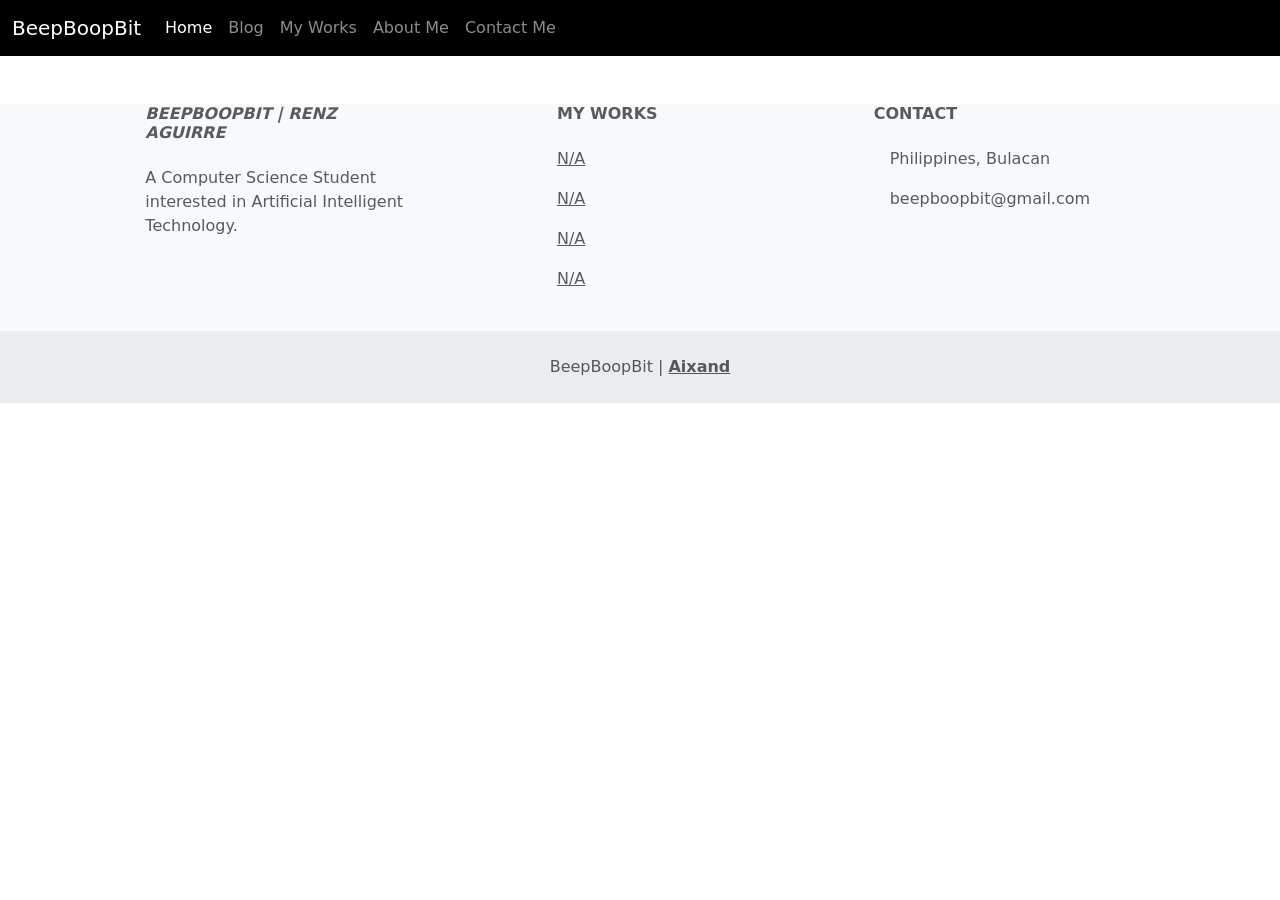
<file: webpages/AboutMe.html>
<!DOCTYPE html>
<html lang="en">

<head>
    <meta charset="UTF-8">
    <meta http-equiv="X-UA-Compatible" content="IE=edge">
    <meta name="viewport" content="width=device-width, initial-scale=1.0">
    <title>BeepBoopBit | Renz Aguirre</title>

    <!-- Bootstrap -->
    <link href="https://cdn.jsdelivr.net/npm/bootstrap@5.2.0/dist/css/bootstrap.min.css" rel="stylesheet"
        integrity="sha384-gH2yIJqKdNHPEq0n4Mqa/HGKIhSkIHeL5AyhkYV8i59U5AR6csBvApHHNl/vI1Bx" crossorigin="anonymous">
    <!-- JavaScript Bundle with Popper -->
    <script src="https://cdn.jsdelivr.net/npm/bootstrap@5.2.0/dist/js/bootstrap.bundle.min.js"
        integrity="sha384-A3rJD856KowSb7dwlZdYEkO39Gagi7vIsF0jrRAoQmDKKtQBHUuLZ9AsSv4jD4Xa"
        crossorigin="anonymous"></script>
</head>

<body>
    <!-- Navigation -->
    <nav class="navbar navbar-expand-sm navbar-dark bg-black">
        <div class="container-fluid">
            <a class="navbar-brand" href="#">BeepBoopBit</a>
            <button class="navbar-toggler" type="button" data-toggle="collapse" data-target="#navbarID"
                aria-controls="navbarID" aria-expanded="false" aria-label="Toggle navigation">
                <span class="navbar-toggler-icon"></span>
            </button>
            <div class="collapse navbar-collapse" id="navbarID">
                <div class="navbar-nav">
                    <a class="nav-link active" aria-current="page" href="../index.html">Home</a>
                    <a class="nav-link" aria-current="page" href="Blog.html">Blog</a>
                    <a class="nav-link" aria-current="page" href="MyWorks.html">My Works</a>
                    <a class="nav-link" aria-current="page" href="AboutMe.html">About Me</a>
                    <a class="nav-link" aria-current="page" href="ContactMe.html">Contact Me</a>
                </div>
            </div>
        </div>
    </nav>

    <!-- Footer -->
    <!-- Source: https://mdbootstrap.com/docs/standard/navigation/footer/-->
    <footer class="text-center text-lg-start bg-light text-muted">
        
        <!-- Section: Links  -->
        <section class="">
            <div class="container text-center text-md-start mt-5">
                <!-- Grid row -->
                <div class="row mt-3">
                    <!-- Grid column -->
                    <div class="col-md-3 col-lg-4 col-xl-3 mx-auto mb-4">
                        <!-- Content -->
                        <h6 class="text-uppercase fw-bold mb-4">
                            <i class="fas fa-gem me-3">BeepBoopBit | Renz Aguirre</i>
                        </h6>
                        <p>
                            A Computer Science Student interested in Artificial Intelligent Technology.
                        </p>
                    </div>
                    <!-- Grid column -->

                    <!-- Grid column -->
                    <div class="col-md-2 col-lg-2 col-xl-2 mx-auto mb-4">
                        <!-- Links -->
                        <h6 class="text-uppercase fw-bold mb-4">
                            My Works
                        </h6>
                        <p>
                            <a href="#!" class="text-reset">N/A</a>
                        </p>
                        <p>
                            <a href="#!" class="text-reset">N/A</a>
                        </p>
                        <p>
                            <a href="#!" class="text-reset">N/A</a>
                        </p>
                        <p>
                            <a href="#!" class="text-reset">N/A</a>
                        </p>
                    </div>
                    <!-- Grid column -->


                    <!-- Grid column -->
                    <div class="col-md-4 col-lg-3 col-xl-3 mx-auto mb-md-0 mb-4">
                        <!-- Links -->
                        <h6 class="text-uppercase fw-bold mb-4">Contact</h6>
                        <p><i class="fas fa-home me-3"></i> Philippines, Bulacan</p>
                        <p>
                            <i class="fas fa-envelope me-3"></i>
                            beepboopbit@gmail.com
                        </p>
                        <!--
                            <p><i class="fas fa-phone me-3"></i> + 01 234 567 88</p>
                        -->
                    </div>
                    <!-- Grid column -->
                </div>
                <!-- Grid row -->
            </div>
        </section>
        <!-- Section: Links  -->

        <!-- Copyright -->
        <div class="text-center p-4" style="background-color: rgba(0, 0, 0, 0.05);">
            BeepBoopBit |
            <a class="text-reset fw-bold" href="#">Aixand</a>
        </div>
        <!-- Copyright -->
    </footer>
    <!-- Footer -->

</body>

</html>
</file>
<file: styles.css>
/* Reset and Base Styles */
* {
    margin: 0;
    padding: 0;
    box-sizing: border-box;
}

:root {
    /* Cyber Color Palette */
    --primary-neon: #00ff88;
    --secondary-neon: #ff0088;
    --accent-neon: #0088ff;
    --warning-neon: #ffff00;
    --bg-dark: #0a0a0a;
    --bg-darker: #050505;
    --bg-card: #111111;
    --text-primary: #ffffff;
    --text-secondary: #cccccc;
    --text-muted: #888888;
    --border-glow: #00ff8844;
    --shadow-glow: 0 0 20px #00ff8822;
    
    /* Fonts */
    --font-mono: 'JetBrains Mono', 'Courier New', monospace;
    --font-display: 'Orbitron', sans-serif;
    --font-body: -apple-system, BlinkMacSystemFont, 'Segoe UI', Roboto, sans-serif;
    
    /* Animation Timings */
    --transition-fast: 0.2s ease;
    --transition-normal: 0.4s ease;
    --transition-slow: 0.8s ease;
}

html {
    scroll-behavior: smooth;
    font-size: 16px;
}

body {
    font-family: var(--font-body);
    background: var(--bg-dark);
    color: var(--text-primary);
    line-height: 1.6;
    overflow-x: hidden;
    cursor: none;
}

body.loading {
    overflow: hidden;
}

body.zoom-in {
    animation: zoomInFromLoading 1.5s ease-out forwards;
}

/* Custom Cursor */
.cursor {
    position: fixed;
    width: 20px;
    height: 20px;
    background: var(--primary-neon);
    border-radius: 50%;
    pointer-events: none;
    z-index: 9999;
    mix-blend-mode: difference;
    transition: transform 0.1s ease;
}

.cursor-trail {
    position: fixed;
    width: 8px;
    height: 8px;
    background: var(--secondary-neon);
    border-radius: 50%;
    pointer-events: none;
    z-index: 9998;
    opacity: 0.6;
    transition: all 0.3s ease;
}

/* Loading Screen */
.loading-screen {
    position: fixed;
    top: 0;
    left: 0;
    width: 100%;
    height: 100%;
    background: var(--bg-darker);
    z-index: 10000;
    display: flex;
    align-items: center;
    justify-content: center;
    transition: opacity 1s ease, visibility 1s ease;
}

.loading-screen.hidden {
    opacity: 0;
    visibility: hidden;
}

.loading-content {
    text-align: center;
    font-family: var(--font-mono);
}

.loading-text {
    font-size: 1.2rem;
    color: var(--primary-neon);
    margin-bottom: 2rem;
}

.loading-prompt {
    color: var(--accent-neon);
}

.loading-command {
    color: var(--text-primary);
}

.loading-cursor {
    animation: blink 1s infinite;
}

.loading-progress {
    width: 900px;
    height: 2px;
    background: var(--bg-card);
    border-radius: 2px;
    overflow: hidden;
}

.loading-bar {
    height: 100%;
    background: linear-gradient(90deg, var(--primary-neon), var(--secondary-neon));
    width: 0;
    animation: loadingProgress 3s ease-in-out forwards;
}

.matrix-rain {
    position: absolute;
    top: 0;
    left: 0;
    width: 100%;
    height: 100%;
    pointer-events: none;
    opacity: 0.1;
}

/* Emergency Bypass Button */
.emergency-bypass {
    position: absolute;
    bottom: 2rem;
    right: 2rem;
    z-index: 10001;
}

.bypass-btn {
    background: transparent;
    border: 2px solid var(--secondary-neon);
    color: var(--secondary-neon);
    padding: 1rem 1.5rem;
    cursor: pointer;
    font-family: var(--font-mono);
    font-size: 0.9rem;
    font-weight: bold;
    position: relative;
    overflow: hidden;
    display: flex;
    align-items: center;
    gap: 0.5rem;
    transition: all var(--transition-fast);
    border-radius: 4px;
    text-transform: uppercase;
    letter-spacing: 1px;
}

.bypass-btn:hover {
    border-color: var(--warning-neon);
    color: var(--warning-neon);
    transform: scale(1.05);
    box-shadow: 0 0 20px var(--secondary-neon);
}

.bypass-btn:active {
    transform: scale(0.95);
}

.bypass-icon {
    font-size: 1.2rem;
    animation: pulseGlow 2s ease-in-out infinite;
}

.bypass-text {
    display: flex;
    flex-direction: column;
    align-items: flex-start;
    line-height: 1.2;
}

.bypass-main {
    font-weight: bold;
}

.bypass-sub {
    font-size: 0.7rem;
    opacity: 0.7;
    font-weight: normal;
}

.bypass-glow {
    position: absolute;
    top: 0;
    left: -100%;
    width: 100%;
    height: 100%;
    background: linear-gradient(90deg, transparent, var(--secondary-neon), transparent);
    opacity: 0.3;
    transition: left 0.6s ease;
}

.bypass-btn:hover .bypass-glow {
    left: 100%;
}

/* Scroll Progress */
.scroll-progress {
    position: fixed;
    top: 0;
    left: 0;
    width: 0;
    height: 3px;
    background: linear-gradient(90deg, var(--primary-neon), var(--secondary-neon));
    z-index: 1000;
    transition: width 0.3s ease;
}

/* Navigation */
.nav {
    position: fixed;
    top: 0;
    width: 100%;
    padding: 1rem 2rem;
    background: rgba(10, 10, 10, 0.9);
    backdrop-filter: blur(10px);
    border-bottom: 1px solid var(--border-glow);
    z-index: 1000;
    transition: transform 0.3s ease;
}

.nav.hidden {
    transform: translateY(-100%);
}

.nav {
    display: flex;
    align-items: center;
    justify-content: space-between;
}

.nav-brand {
    display: flex;
    align-items: center;
    gap: 0.5rem;
    font-family: var(--font-mono);
    font-weight: bold;
}

.nav-logo {
    color: var(--primary-neon);
    font-size: 1.5rem;
}

.nav-name {
    color: var(--text-primary);
    font-size: 1.2rem;
}

.nav-links {
    display: flex;
    list-style: none;
    gap: 2rem;
}

.nav-links a {
    color: var(--text-secondary);
    text-decoration: none;
    font-family: var(--font-mono);
    font-size: 0.9rem;
    position: relative;
    padding: 0.5rem 1rem;
    transition: color var(--transition-fast);
}

.nav-links a::before {
    content: attr(data-text);
    position: absolute;
    top: 0;
    left: 0;
    padding: 0.5rem 1rem;
    color: var(--primary-neon);
    opacity: 0;
    transition: opacity var(--transition-fast);
    pointer-events: none;
}

.nav-links a:hover {
    color: transparent;
}

.nav-links a:hover::before {
    opacity: 1;
    text-shadow: 0 0 10px var(--primary-neon);
}

.nav-toggle {
    display: none;
    flex-direction: column;
    gap: 4px;
    cursor: pointer;
}

.nav-toggle span {
    width: 25px;
    height: 3px;
    background: var(--primary-neon);
    transition: var(--transition-fast);
}

/* Container */
.container {
    max-width: 1200px;
    margin: 0 auto;
    padding: 0 2rem;
}

.section {
    min-height: 100vh;
    padding: 6rem 0;
    position: relative;
}

.section-title {
    font-family: var(--font-display);
    font-size: 3rem;
    font-weight: 700;
    margin-bottom: 3rem;
    color: var(--text-primary);
    position: relative;
}

.section-number {
    color: var(--primary-neon);
    font-family: var(--font-mono);
    font-size: 1.5rem;
    margin-right: 1rem;
}

/* Hero Section */
.hero {
    height: 100vh;
    position: relative;
    display: flex;
    align-items: center;
    justify-content: center;
    overflow: hidden;
}

.hero-bg {
    position: absolute;
    top: 0;
    left: 0;
    width: 100%;
    height: 100%;
    z-index: -1;
}

.particles {
    position: absolute;
    width: 100%;
    height: 100%;
}

.particle {
    position: absolute;
    width: 2px;
    height: 2px;
    background: var(--primary-neon);
    border-radius: 50%;
    opacity: 0.8;
    animation: float 6s ease-in-out infinite;
}

.grid-overlay {
    position: absolute;
    width: 100%;
    height: 100%;
    background-image: 
        linear-gradient(rgba(0, 255, 136, 0.1) 1px, transparent 1px),
        linear-gradient(90deg, rgba(0, 255, 136, 0.1) 1px, transparent 1px);
    background-size: 50px 50px;
    animation: gridMove 20s linear infinite;
}

.hero-content {
    text-align: center;
    z-index: 2;
}

.glitch-text {
    margin-bottom: 2rem;
}

.hero-title {
    font-family: var(--font-display);
    font-size: 4rem;
    font-weight: 900;
    margin-bottom: 1rem;
}

.glitch {
    position: relative;
    color: var(--text-primary);
    display: inline-block;
}

.glitch::before,
.glitch::after {
    content: attr(data-text);
    position: absolute;
    top: 0;
    left: 0;
    width: 100%;
    height: 100%;
}

.glitch::before {
    animation: glitch-1 0.5s infinite;
    color: var(--secondary-neon);
    z-index: -1;
}

.glitch::after {
    animation: glitch-2 0.5s infinite;
    color: var(--accent-neon);
    z-index: -2;
}

.typewriter-container {
    font-family: var(--font-mono);
    font-size: 2rem;
    margin-bottom: 2rem;
    min-height: 60px;
    display: flex;
    align-items: center;
    justify-content: center;
    gap: 0.5rem;
}

.typewriter-prefix {
    color: var(--text-secondary);
}

.typewriter {
    color: var(--primary-neon);
    min-width: 300px;
    text-align: left;
}

.typewriter-cursor {
    color: var(--primary-neon);
    animation: blink 1s infinite;
}

.hero-subtitle {
    font-size: 1.2rem;
    color: var(--text-secondary);
    margin-bottom: 3rem;
    font-family: var(--font-mono);
}

.hero-cta {
    margin-bottom: 4rem;
}

.cta-button {
    display: inline-block;
    padding: 1rem 2rem;
    background: transparent;
    border: 2px solid var(--primary-neon);
    color: var(--primary-neon);
    text-decoration: none;
    font-family: var(--font-mono);
    font-weight: bold;
    position: relative;
    overflow: hidden;
    transition: var(--transition-normal);
}

.cta-button:hover {
    color: var(--bg-dark);
    box-shadow: var(--shadow-glow);
}

.cta-effects {
    position: absolute;
    top: 0;
    left: -100%;
    width: 100%;
    height: 100%;
    background: var(--primary-neon);
    transition: left var(--transition-normal);
    z-index: -1;
}

.cta-button:hover .cta-effects {
    left: 0;
}

.scroll-indicator {
    position: absolute;
    bottom: 2rem;
    left: 50%;
    transform: translateX(-50%);
    text-align: center;
    color: var(--text-muted);
    font-family: var(--font-mono);
    font-size: 0.9rem;
}

.scroll-mouse {
    width: 24px;
    height: 40px;
    border: 2px solid var(--primary-neon);
    border-radius: 12px;
    margin: 0 auto 1rem;
    position: relative;
}

.scroll-wheel {
    width: 4px;
    height: 8px;
    background: var(--primary-neon);
    border-radius: 2px;
    position: absolute;
    top: 6px;
    left: 50%;
    transform: translateX(-50%);
    animation: scrollWheel 2s infinite;
}

/* About Section */
.about {
    background: linear-gradient(135deg, var(--bg-dark) 0%, var(--bg-darker) 100%);
}

.about-content {
    display: grid;
    grid-template-columns: 1fr 1fr;
    gap: 4rem;
    align-items: start;
}

.code-block {
    background: var(--bg-card);
    border: 1px solid var(--border-glow);
    border-radius: 8px;
    overflow: hidden;
    box-shadow: var(--shadow-glow);
}

.code-header {
    background: var(--bg-darker);
    padding: 1rem;
    display: flex;
    align-items: center;
    justify-content: space-between;
    border-bottom: 1px solid var(--border-glow);
}

.code-title {
    font-family: var(--font-mono);
    color: var(--primary-neon);
    font-weight: bold;
}

.code-controls {
    display: flex;
    gap: 0.5rem;
}

.control {
    width: 12px;
    height: 12px;
    border-radius: 50%;
}

.control.close { background: var(--secondary-neon); }
.control.minimize { background: var(--warning-neon); }
.control.maximize { background: var(--primary-neon); }

.code-content {
    padding: 2rem;
}

.code-content pre {
    font-family: var(--font-mono);
    font-size: 0.9rem;
    line-height: 1.6;
    overflow-x: auto;
}

.code-keyword { color: var(--secondary-neon); }
.code-class { color: var(--warning-neon); }
.code-function { color: var(--accent-neon); }
.code-string { color: var(--primary-neon); }
.code-self { color: var(--text-secondary); }

.code-animation {
    opacity: 0;
    animation: typeCode 3s ease-out forwards;
}

/* Timeline */
.timeline-container {
    position: relative;
}

.timeline-line {
    position: absolute;
    left: 20px;
    top: 0;
    bottom: 0;
    width: 2px;
    background: linear-gradient(180deg, var(--primary-neon), var(--secondary-neon));
}

.timeline-item {
    position: relative;
    margin-bottom: 3rem;
    padding-left: 4rem;
}

.timeline-marker {
    position: absolute;
    left: 0;
    top: 0;
    width: 40px;
    height: 40px;
    background: var(--bg-card);
    border: 3px solid var(--primary-neon);
    border-radius: 50%;
    display: flex;
    align-items: center;
    justify-content: center;
    font-family: var(--font-mono);
    font-size: 0.8rem;
    font-weight: bold;
    color: var(--primary-neon);
}

.timeline-marker.active {
    background: var(--primary-neon);
    color: var(--bg-dark);
    box-shadow: 0 0 20px var(--primary-neon);
}

.timeline-marker::before {
    content: attr(data-year);
}

.timeline-content h3 {
    color: var(--primary-neon);
    margin-bottom: 0.5rem;
    font-family: var(--font-display);
}

.timeline-content p {
    color: var(--text-secondary);
    line-height: 1.6;
}

/* Skills Section */
.skills {
    background: var(--bg-darker);
    position: relative;
    overflow: hidden;
}

.skills-background {
    position: absolute;
    top: 0;
    left: 0;
    width: 100%;
    height: 100%;
    pointer-events: none;
    z-index: 0;
}

.neural-network {
    position: absolute;
    width: 100%;
    height: 100%;
    opacity: 0.1;
}

.code-rain {
    position: absolute;
    width: 100%;
    height: 100%;
    opacity: 0.05;
    font-family: var(--font-mono);
    font-size: 12px;
    color: var(--primary-neon);
}

.skill-particles {
    position: absolute;
    width: 100%;
    height: 100%;
    overflow: hidden;
}

.skills-content {
    position: relative;
    z-index: 2;
}

.skills-intro {
    margin-bottom: 4rem;
    display: flex;
    justify-content: center;
}

.terminal-window {
    background: var(--bg-card);
    border: 1px solid var(--border-glow);
    border-radius: 8px;
    box-shadow: var(--shadow-glow);
    max-width: 600px;
    width: 100%;
    font-family: var(--font-mono);
    overflow: hidden;
}

.terminal-header {
    background: var(--bg-darker);
    padding: 0.75rem 1rem;
    display: flex;
    align-items: center;
    gap: 1rem;
    border-bottom: 1px solid var(--border-glow);
}

.terminal-controls {
    display: flex;
    gap: 0.5rem;
}

.terminal-dot {
    width: 12px;
    height: 12px;
    border-radius: 50%;
}

.terminal-dot.red { background: #ff5f56; }
.terminal-dot.yellow { background: #ffbd2e; }
.terminal-dot.green { background: #27ca3f; }

.terminal-title {
    color: var(--text-secondary);
    font-size: 0.9rem;
    flex: 1;
    text-align: center;
}

.terminal-body {
    padding: 1.5rem;
}

.terminal-line {
    margin-bottom: 1rem;
}

.prompt {
    color: var(--primary-neon);
    font-weight: bold;
}

.command {
    color: var(--text-primary);
    margin-left: 0.5rem;
}

.terminal-output {
    display: flex;
    flex-direction: column;
    gap: 0.5rem;
}

.terminal-output span {
    font-size: 0.9rem;
    padding: 0.25rem 0;
}

.success { color: var(--primary-neon); }
.info { color: var(--accent-neon); }
.warning { color: var(--warning-neon); }

/* Section Headers - Sci-Fi Style */
.section-header {
    text-align: center;
    margin-bottom: 4rem;
    position: relative;
    padding: 2rem;
}

.section-header h3 {
    color: var(--primary-neon);
    font-family: var(--font-mono);
    font-size: 1.5rem;
    font-weight: 700;
    margin-bottom: 1rem;
    text-shadow: 0 0 10px var(--primary-neon);
    letter-spacing: 2px;
    position: relative;
}

.section-header h3::before,
.section-header h3::after {
    content: '';
    position: absolute;
    top: 50%;
    width: 50px;
    height: 1px;
    background: var(--primary-neon);
    box-shadow: 0 0 5px var(--primary-neon);
}

.section-header h3::before {
    left: -60px;
}

.section-header h3::after {
    right: -60px;
}

.header-scanner {
    width: 100%;
    height: 2px;
    background: linear-gradient(90deg, transparent, var(--primary-neon), transparent);
    animation: scannerMove 3s ease-in-out infinite;
}

@keyframes scannerMove {
    0%, 100% { transform: translateX(-100%); }
    50% { transform: translateX(100%); }
}

/* DNA Helix Programming Languages */
.languages-section {
    margin-bottom: 8rem;
    padding: 4rem 0;
    background: 
        radial-gradient(circle at 25% 25%, rgba(0, 255, 136, 0.03) 0%, transparent 50%),
        radial-gradient(circle at 75% 75%, rgba(0, 136, 255, 0.03) 0%, transparent 50%);
    position: relative;
    overflow: hidden;
}

.languages-layout {
    display: flex;
    justify-content: center;
    align-items: start;
    gap: 3rem;
    max-width: 1400px;
    margin: 0 auto;
    padding: 0 2rem;
    position: relative;
    z-index: 3;
}

.neural-network-hub {
    display: flex;
    justify-content: center;
    align-items: center;
    min-height: 600px;
    perspective: 1000px;
    position: relative;
}

.neural-core {
    position: relative;
    width: 500px;
    height: 500px;
    transform-style: preserve-3d;
}

/* Central Processing Core */
.processing-core {
    position: absolute;
    top: 50%;
    left: 50%;
    transform: translate(-50%, -50%);
    z-index: 10;
}

.core-rings {
    position: relative;
    width: 100px;
    height: 100px;
}

.core-ring {
    position: absolute;
    border-radius: 50%;
    top: 50%;
    left: 50%;
    transform: translate(-50%, -50%);
    border: 2px solid;
}

.core-ring.inner {
    width: 60px;
    height: 60px;
    border-color: var(--primary-neon);
    animation: coreRingPulse 3s ease-in-out infinite;
}

.core-ring.middle {
    width: 80px;
    height: 80px;
    border-color: var(--accent-neon);
    opacity: 0.7;
    animation: coreRingPulse 4s ease-in-out infinite 1s;
}

.core-ring.outer {
    width: 100px;
    height: 100px;
    border-color: var(--secondary-neon);
    opacity: 0.5;
    animation: coreRingPulse 5s ease-in-out infinite 2s;
}

.core-center {
    position: absolute;
    top: 50%;
    left: 50%;
    transform: translate(-50%, -50%);
    text-align: center;
    z-index: 2;
}

.brain-icon {
    font-size: 2rem;
    margin-bottom: 0.5rem;
    animation: brainPulse 2s ease-in-out infinite;
}

.core-label {
    display: flex;
    flex-direction: column;
    gap: 0.1rem;
}

.core-title {
    font-family: var(--font-mono);
    font-size: 0.8rem;
    font-weight: bold;
    color: var(--primary-neon);
    letter-spacing: 1px;
}

.core-subtitle {
    font-family: var(--font-mono);
    font-size: 0.6rem;
    color: var(--text-secondary);
    letter-spacing: 2px;
}

/* Neural Network Background */
.neural-network-background {
    position: absolute;
    top: 0;
    left: 0;
    width: 100%;
    height: 100%;
    display: flex;
    align-items: center;
    justify-content: center;
    pointer-events: none;
    z-index: 1;
    opacity: 0.3;
    overflow: hidden;
}

.neural-core-bg {
    position: relative;
    width: 1200px;
    height: 1200px;
    transform-style: preserve-3d;
}

/* Background Central Processing Core */
.processing-core-bg {
    position: absolute;
    top: 50%;
    left: 50%;
    transform: translate(-50%, -50%);
    z-index: 10;
}

.core-rings-bg {
    position: relative;
    width: 120px; 
    height: 120px; 
}

.core-ring-bg {
    position: absolute;
    border-radius: 50%;
    top: 50%;
    left: 50%;
    transform: translate(-50%, -50%);
    border: 2px solid;
}

.core-ring-bg.inner {
    width: 80px;
    height: 80px;
    border-color: var(--primary-neon);
    animation: coreRingPulseBg 3s ease-in-out infinite;
}

.core-ring-bg.middle {
    width: 100px;
    height: 100px;
    border-color: var(--accent-neon);
    opacity: 0.7;
    animation: coreRingPulseBg 4s ease-in-out infinite 1s;
}

.core-ring-bg.outer {
    width: 120px;
    height: 120px;
    border-color: var(--secondary-neon);
    opacity: 0.5;
    animation: coreRingPulseBg 5s ease-in-out infinite 2s;
}

.core-center-bg {
    position: absolute;
    top: 50%;
    left: 50%;
    transform: translate(-50%, -50%);
    text-align: center;
    z-index: 2;
}

.brain-icon-bg {
    font-size: 2.5rem;
    margin-bottom: 0.5rem;
    animation: brainPulseBg 2s ease-in-out infinite;
    opacity: 0.8;
}

.core-label-bg {
    display: flex;
    flex-direction: column;
    gap: 0.1rem;
}

.core-title-bg {
    font-family: var(--font-mono);
    font-size: 1rem;
    font-weight: bold;
    color: var(--primary-neon);
    letter-spacing: 1px;
    opacity: 0.8;
}

.core-subtitle-bg {
    font-family: var(--font-mono);
    font-size: 0.8rem;
    color: var(--text-secondary);
    letter-spacing: 2px;
    opacity: 0.6;
}

/* Neural Connections SVG */
.neural-connections {
    position: absolute;
    top: 0;
    left: 0;
    width: 100%;
    height: 100%;
    pointer-events: none;
    z-index: 1;
}

/* Neural Pathways */
.neural-pathway {
    position: absolute;
    top: 50%;
    left: 50%;
    transform: translate(-50%, -50%);
    border-radius: 50%;
}

/* Background Neural Pathways with Orbital Movement */
.neural-pathway-bg {
    position: absolute;
    top: 50%;
    left: 50%;
    transform: translate(-50%, -50%);
    border-radius: 50%;
}

/* Expert Level Neural Pathway - Innermost, Fastest (25s) */
.expert-pathway-bg {
    width: 300px;
    height: 300px;
    animation: orbitalRotation 25s linear infinite;
    z-index: 4;
    border: 1px solid rgba(0, 255, 136, 0.2);
    box-shadow: 0 0 30px rgba(0, 255, 136, 0.1);
}

/* Advanced Level Neural Pathway - Second ring, Medium-Fast (35s) */
.advanced-pathway-bg {
    width: 480px;
    height: 480px;
    animation: orbitalRotation 35s linear infinite;
    z-index: 3;
    border: 1px solid rgba(0, 136, 255, 0.2);
    box-shadow: 0 0 30px rgba(0, 136, 255, 0.1);
}

/* Intermediate Level Neural Pathway - Third ring, Medium (50s) */
.intermediate-pathway-bg {
    width: 660px;
    height: 660px;
    animation: orbitalRotation 50s linear infinite;
    z-index: 2;
    border: 1px solid rgba(255, 255, 0, 0.2);
    box-shadow: 0 0 30px rgba(255, 255, 0, 0.1);
}

/* Beginner Level Neural Pathway - Outermost, Slowest (70s) */
.beginner-pathway-bg {
    width: 840px;
    height: 840px;
    animation: orbitalRotation 70s linear infinite;
    z-index: 1;
    border: 1px solid rgba(255, 0, 136, 0.2);
    box-shadow: 0 0 30px rgba(255, 0, 136, 0.1);
}

/* Background Neural Nodes that move along orbits */
.neural-node-bg {
    position: absolute;
    top: 50%;
    left: 50%;
    width: 60px;
    height: 60px;
    transform: 
        translate(-50%, -50%)
        rotate(var(--orbit-angle))
        translateX(calc(var(--pathway-radius-bg, 150px)))
        rotate(calc(-1 * var(--orbit-angle)));
    pointer-events: none;
}

.node-core-bg {
    position: relative;
    width: 100%;
    height: 100%;
    background: radial-gradient(circle, currentColor 0%, var(--bg-darker) 40%, transparent 70%);
    border: 2px solid currentColor;
    border-radius: 50%;
    display: flex;
    align-items: center;
    justify-content: center;
    overflow: hidden;
    opacity: 0.8;
}

.node-symbol-bg {
    font-family: var(--font-mono);
    font-weight: bold;
    font-size: 0.8rem;
    color: var(--text-primary);
    text-shadow: 0 0 8px currentColor;
    z-index: 2;
}

.neural-activity-bg {
    position: absolute;
    width: 100%;
    height: 100%;
    display: flex;
    align-items: center;
    justify-content: space-around;
    z-index: 1;
}

.synapse-bg {
    width: 4px;
    height: 4px;
    background: currentColor;
    border-radius: 50%;
    opacity: 0.4;
    animation: synapseIdleBg 3s ease-in-out infinite;
}

.synapse-bg.active {
    opacity: 0.8;
    animation: synapseActiveBg 1.5s ease-in-out infinite;
    box-shadow: 0 0 6px currentColor;
}

.activation-pulse-bg {
    position: absolute;
    top: -8px;
    right: -8px;
    width: 12px;
    height: 12px;
    background: currentColor;
    border-radius: 50%;
    animation: activationPulseBg 2s ease-in-out infinite;
}

/* Set pathway radius for each skill level */
.expert-pathway-bg .neural-node-bg {
    --pathway-radius-bg: 150px;
}

.advanced-pathway-bg .neural-node-bg {
    --pathway-radius-bg: 240px;
}

.intermediate-pathway-bg .neural-node-bg {
    --pathway-radius-bg: 330px;
}

.beginner-pathway-bg .neural-node-bg {
    --pathway-radius-bg: 420px;
}

/* Background Neural Node Colors based on skill level */
.neural-node-bg.expert {
    color: var(--primary-neon);
}

.neural-node-bg.advanced {
    color: var(--accent-neon);
}

.neural-node-bg.intermediate {
    color: var(--warning-neon);
}

.neural-node-bg.beginner {
    color: var(--secondary-neon);
}

/* Expert Level Neural Pathway - Innermost, Fastest (25s) */
.expert-pathway {
    width: 200px;
    height: 200px;
    animation: neuralPulse 25s linear infinite;
    z-index: 4;
    border: 1px solid rgba(0, 255, 136, 0.3);
    box-shadow: 0 0 20px rgba(0, 255, 136, 0.1);
}

/* Advanced Level Neural Pathway - Second ring, Medium-Fast (35s) */
.advanced-pathway {
    width: 320px; 
    height: 320px; 
    animation: neuralPulse 35s linear infinite;
    z-index: 3;
    border: 1px solid rgba(0, 136, 255, 0.3);
    box-shadow: 0 0 20px rgba(0, 136, 255, 0.1);
}

/* Intermediate Level Neural Pathway - Third ring, Medium (50s) */
.intermediate-pathway {
    width: 440px;
    height: 440px;
    animation: neuralPulse 50s linear infinite;
    z-index: 2;
    border: 1px solid rgba(255, 255, 0, 0.3);
    box-shadow: 0 0 20px rgba(255, 255, 0, 0.1);
}

/* Beginner Level Neural Pathway - Outermost, Slowest (70s) */
.beginner-pathway {
    width: 560px;
    height: 560px;
    animation: neuralPulse 70s linear infinite;
    z-index: 1;
    border: 1px solid rgba(255, 0, 136, 0.3);
    box-shadow: 0 0 20px rgba(255, 0, 136, 0.1);
}

.neural-node {
    position: absolute;
    display: flex;
    align-items: center;
    gap: 0.75rem;
    padding: 0.75rem 1rem;
    background: rgba(5, 5, 5, 0.95);
    border: 2px solid;
    border-radius: 15px;
    backdrop-filter: blur(15px);
    transition: all var(--transition-normal);
    cursor: pointer;
    width: 140px;
    /* Position nodes around the neural pathway circumference */
    top: 50%;
    left: 50%;
    transform: 
        translate(-50%, -50%)
        rotate(var(--position-angle))
        translateX(calc(var(--pathway-radius, 100px)))
        rotate(calc(-1 * var(--position-angle)));
}

/* Set pathway radius for each skill level */
.expert-pathway .neural-node {
    --pathway-radius: 100px;
}

.advanced-pathway .neural-node {
    --pathway-radius: 160px;
}

.intermediate-pathway .neural-node {
    --pathway-radius: 220px;
}

.beginner-pathway .neural-node {
    --pathway-radius: 280px;
}

.neural-node.expert {
    border-color: var(--primary-neon);
    box-shadow: 0 0 20px rgba(0, 255, 136, 0.4);
    background: radial-gradient(circle, rgba(0, 255, 136, 0.1) 0%, rgba(5, 5, 5, 0.95) 70%);
}

.neural-node.advanced {
    border-color: var(--accent-neon);
    box-shadow: 0 0 20px rgba(0, 136, 255, 0.4);
    background: radial-gradient(circle, rgba(0, 136, 255, 0.1) 0%, rgba(5, 5, 5, 0.95) 70%);
}

.neural-node.intermediate {
    border-color: var(--warning-neon);
    box-shadow: 0 0 20px rgba(255, 255, 0, 0.4);
    background: radial-gradient(circle, rgba(255, 255, 0, 0.1) 0%, rgba(5, 5, 5, 0.95) 70%);
}

.neural-node.beginner {
    border-color: var(--secondary-neon);
    box-shadow: 0 0 20px rgba(255, 0, 136, 0.4);
    background: radial-gradient(circle, rgba(255, 0, 136, 0.1) 0%, rgba(5, 5, 5, 0.95) 70%);
}

.neural-node:hover {
    transform: 
        translate(-50%, -50%)
        rotate(var(--position-angle))
        translateX(calc(var(--pathway-radius, 100px)))
        rotate(calc(-1 * var(--position-angle)))
        scale(1.1);
    z-index: 10;
    filter: brightness(1.3);
    box-shadow: 0 0 30px currentColor;
}

.node-core {
    position: relative;
    width: 45px;
    height: 45px;
    background: radial-gradient(circle, currentColor 0%, var(--bg-darker) 30%, var(--bg-darker) 100%);
    border: 2px solid currentColor;
    border-radius: 50%;
    display: flex;
    align-items: center;
    justify-content: center;
    flex-shrink: 0;
    overflow: hidden;
}

.node-symbol {
    font-family: var(--font-mono);
    font-weight: bold;
    font-size: 0.7rem;
    color: var(--text-primary);
    text-shadow: 0 0 5px currentColor;
    z-index: 2;
}

.neural-activity {
    position: absolute;
    width: 100%;
    height: 100%;
    display: flex;
    align-items: center;
    justify-content: space-around;
    z-index: 1;
}

.synapse {
    width: 3px;
    height: 3px;
    background: currentColor;
    border-radius: 50%;
    opacity: 0.3;
    animation: synapseIdle 3s ease-in-out infinite;
}

.synapse.active {
    opacity: 1;
    animation: synapseActive 1.5s ease-in-out infinite;
    box-shadow: 0 0 4px currentColor;
}

.node-data {
    display: flex;
    flex-direction: column;
    flex: 1;
}

.node-name {
    font-family: var(--font-display);
    font-weight: bold;
    color: var(--text-primary);
    font-size: 0.8rem;
    margin-bottom: 0.15rem;
    white-space: nowrap;
}

.node-level {
    font-family: var(--font-mono);
    font-size: 0.6rem;
    color: currentColor;
    text-transform: uppercase;
    letter-spacing: 1px;
}

.activation-pulse {
    position: absolute;
    top: -5px;
    right: -5px;
    width: 10px;
    height: 10px;
    background: currentColor;
    border-radius: 50%;
    animation: activationPulse 2s ease-in-out infinite;
}

/* Neural Analysis Dashboard */
.neural-analysis-dashboard {
    background: rgba(5, 5, 5, 0.95);
    border: 2px solid var(--primary-neon);
    border-radius: 20px;
    padding: 0;
    backdrop-filter: blur(20px);
    box-shadow: 
        0 0 50px rgba(0, 255, 136, 0.3),
        inset 0 0 50px rgba(0, 255, 136, 0.05);
    position: relative;
    overflow: hidden;
    max-width: 600px;
    width: 100%;
}

/* Dashboard Header */
.dashboard-header {
    position: relative;
    padding: 0;
    background: linear-gradient(135deg, rgba(0, 255, 136, 0.1) 0%, rgba(0, 136, 255, 0.05) 100%);
}

.hud-frame {
    position: relative;
    padding: 2rem;
    border-bottom: 2px solid var(--border-glow);
}

.corner-indicators {
    position: absolute;
    top: 0;
    left: 0;
    right: 0;
    bottom: 0;
    pointer-events: none;
}

.corner-light {
    position: absolute;
    width: 15px;
    height: 15px;
    border: 2px solid var(--primary-neon);
}

.corner-light.top-left {
    top: 15px;
    left: 15px;
    border-right: none;
    border-bottom: none;
    animation: cornerPulse 3s ease-in-out infinite;
}

.corner-light.top-right {
    top: 15px;
    right: 15px;
    border-left: none;
    border-bottom: none;
    animation: cornerPulse 3s ease-in-out infinite 0.5s;
}

.corner-light.bottom-left {
    bottom: 15px;
    left: 15px;
    border-right: none;
    border-top: none;
    animation: cornerPulse 3s ease-in-out infinite 1s;
}

.corner-light.bottom-right {
    bottom: 15px;
    right: 15px;
    border-left: none;
    border-top: none;
    animation: cornerPulse 3s ease-in-out infinite 1.5s;
}

.header-content {
    display: flex;
    justify-content: space-between;
    align-items: center;
    position: relative;
    z-index: 2;
}

.dashboard-title {
    display: flex;
    align-items: center;
    gap: 1rem;
}

.title-icon {
    font-size: 2rem;
    animation: brainPulse 2s ease-in-out infinite;
}

.title-text h4 {
    font-family: var(--font-mono);
    color: var(--primary-neon);
    font-size: 1.2rem;
    font-weight: bold;
    letter-spacing: 1px;
    text-shadow: 0 0 15px var(--primary-neon);
    margin: 0;
    margin-bottom: 0.25rem;
}

.version {
    font-family: var(--font-mono);
    color: var(--text-secondary);
    font-size: 0.7rem;
    letter-spacing: 2px;
    opacity: 0.8;
}

.status-indicators {
    display: flex;
    gap: 0.5rem;
    align-items: center;
}

.status-dot {
    width: 12px;
    height: 12px;
    border-radius: 50%;
    position: relative;
}

.status-dot.online {
    background: var(--primary-neon);
    box-shadow: 0 0 15px var(--primary-neon);
    animation: statusPulse 2s ease-in-out infinite;
}

.status-dot.processing {
    background: var(--accent-neon);
    box-shadow: 0 0 15px var(--accent-neon);
    animation: statusPulse 2s ease-in-out infinite 0.5s;
}

.status-dot.analyzing {
    background: var(--warning-neon);
    box-shadow: 0 0 15px var(--warning-neon);
    animation: statusPulse 2s ease-in-out infinite 1s;
}

.scan-line {
    position: absolute;
    bottom: 0;
    left: 0;
    right: 0;
    height: 2px;
    background: linear-gradient(90deg, 
        transparent 0%, 
        var(--primary-neon) 50%, 
        transparent 100%);
    animation: scanLineMove 3s ease-in-out infinite;
}

/* Neural Data Streams */
.neural-data-streams {
    position: relative;
    padding: 2rem;
}

.data-flow-lines {
    position: absolute;
    top: 0;
    left: 0;
    right: 0;
    bottom: 0;
    pointer-events: none;
}

.flow-line {
    position: absolute;
    height: 1px;
    background: linear-gradient(90deg, 
        transparent 0%, 
        var(--primary-neon) 20%, 
        transparent 40%, 
        var(--accent-neon) 60%, 
        transparent 80%, 
        var(--warning-neon) 100%);
    opacity: 0.3;
}

.flow-line.line-1 {
    top: 20%;
    left: 0;
    right: 0;
    animation: dataFlow 4s ease-in-out infinite;
}

.flow-line.line-2 {
    top: 60%;
    left: 0;
    right: 0;
    animation: dataFlow 4s ease-in-out infinite 1s;
}

.flow-line.line-3 {
    top: 80%;
    left: 0;
    right: 0;
    animation: dataFlow 4s ease-in-out infinite 2s;
}

/* Processing Matrix */
.processing-matrix {
    position: relative;
    z-index: 2;
}

.matrix-header {
    display: flex;
    align-items: center;
    justify-content: space-between;
    margin-bottom: 2rem;
    padding-bottom: 1rem;
    border-bottom: 1px solid var(--border-glow);
}

.matrix-label {
    font-family: var(--font-mono);
    color: var(--accent-neon);
    font-size: 1rem;
    font-weight: bold;
    letter-spacing: 1px;
    text-shadow: 0 0 10px var(--accent-neon);
}

.matrix-scan {
    width: 30px;
    height: 30px;
    border: 2px solid var(--accent-neon);
    border-radius: 50%;
    position: relative;
    animation: matrixScan 2s ease-in-out infinite;
}

.matrix-scan::before {
    content: '';
    position: absolute;
    top: 50%;
    left: 50%;
    width: 8px;
    height: 8px;
    background: var(--accent-neon);
    border-radius: 50%;
    transform: translate(-50%, -50%);
    animation: scannerBlink 1s ease-in-out infinite;
}

.neural-grid {
    display: flex;
    flex-direction: column;
    gap: 1rem;
}

/* Analytics Footer */
.analytics-footer {
    background: rgba(0, 0, 0, 0.3);
    padding: 1.5rem 2rem;
    border-top: 2px solid var(--border-glow);
    position: relative;
}

.neural-stats {
    display: grid;
    grid-template-columns: repeat(3, 1fr);
    gap: 1rem;
    margin-bottom: 1rem;
}

.stat-item {
    text-align: center;
}

.stat-label {
    display: block;
    font-family: var(--font-mono);
    color: var(--text-secondary);
    font-size: 0.7rem;
    letter-spacing: 1px;
    margin-bottom: 0.25rem;
}

.stat-value {
    display: block;
    font-family: var(--font-mono);
    color: var(--primary-neon);
    font-size: 0.9rem;
    font-weight: bold;
    text-shadow: 0 0 8px var(--primary-neon);
}

.data-sync {
    display: flex;
    align-items: center;
    justify-content: center;
    gap: 0.5rem;
}

.sync-indicator {
    width: 15px;
    height: 15px;
    border: 2px solid var(--secondary-neon);
    border-radius: 50%;
    border-top: 2px solid transparent;
    animation: syncSpin 1.5s linear infinite;
}

.sync-text {
    font-family: var(--font-mono);
    color: var(--secondary-neon);
    font-size: 0.7rem;
    letter-spacing: 1px;
    animation: textPulse 2s ease-in-out infinite;
}

/* Neural Connection Tendrils */
.neural-tendrils {
    position: absolute;
    top: 0;
    right: -50px;
    width: 200px;
    height: 100%;
    pointer-events: none;
    opacity: 0.6;
}

.tendril-svg {
    width: 100%;
    height: 100%;
}

.tendril-path {
    stroke-dasharray: 10 5;
    animation: tendrilFlow 8s ease-in-out infinite;
}

.tendril-path.path-1 {
    animation-delay: 0s;
}

.tendril-path.path-2 {
    animation-delay: 2s;
}

.tendril-path.path-3 {
    animation-delay: 4s;
}

/* Holographic Data Panel */
.holographic-panel {
    background: rgba(0, 0, 0, 0.6);
    border: 2px solid var(--accent-neon);
    border-radius: 20px;
    padding: 2rem;
    backdrop-filter: blur(15px);
    box-shadow: 
        0 0 40px rgba(0, 136, 255, 0.3),
        inset 0 0 40px rgba(0, 136, 255, 0.05);
    position: relative;
    max-width: 350px;
    width: 100%;
    overflow: hidden;
    margin: 0 auto;
}

.holo-frame {
    position: relative;
    height: 300px;
}

.holo-grid {
    position: absolute;
    top: 0;
    left: 0;
    right: 0;
    bottom: 0;
    background-image: 
        linear-gradient(rgba(0, 136, 255, 0.1) 1px, transparent 1px),
        linear-gradient(90deg, rgba(0, 136, 255, 0.1) 1px, transparent 1px);
    background-size: 20px 20px;
    animation: gridShift 10s linear infinite;
    opacity: 0.3;
}

.holo-content {
    position: relative;
    z-index: 2;
    height: 100%;
    display: flex;
    flex-direction: column;
    justify-content: space-between;
}

/* Expertise Radar */
.expertise-radar {
    position: relative;
    width: 200px;
    height: 200px;
    margin: 0 auto;
    display: flex;
    align-items: center;
    justify-content: center;
}

.radar-center {
    position: absolute;
    top: 50%;
    left: 50%;
    width: 8px;
    height: 8px;
    background: var(--accent-neon);
    border-radius: 50%;
    transform: translate(-50%, -50%);
    box-shadow: 0 0 15px var(--accent-neon);
    animation: centerPulse 2s ease-in-out infinite;
    z-index: 5;
}

.radar-rings {
    position: absolute;
    top: 0;
    left: 0;
    width: 100%;
    height: 100%;
    display: flex;
    align-items: center;
    justify-content: center;
}

.radar-ring {
    position: absolute;
    border: 1px solid var(--accent-neon);
    border-radius: 50%;
    opacity: 0.4;
    top: 50%;
    left: 50%;
    transform: translate(-50%, -50%);
}

.radar-ring.ring-1 {
    width: 60px;
    height: 60px;
    animation: radarPulse 4s ease-in-out infinite;
}

.radar-ring.ring-2 {
    width: 120px;
    height: 120px;
    animation: radarPulse 4s ease-in-out infinite 1s;
}

.radar-ring.ring-3 {
    width: 180px;
    height: 180px;
    animation: radarPulse 4s ease-in-out infinite 2s;
}

.radar-sweep {
    position: absolute;
    top: 50%;
    left: 50%;
    width: 90px;
    height: 2px;
    background: linear-gradient(90deg, 
        var(--accent-neon) 0%, 
        transparent 100%);
    transform-origin: 0 50%;
    transform: translate(0, -50%);
    animation: radarSweep 6s linear infinite;
    z-index: 4;
}

.expertise-markers {
    position: absolute;
    top: 0;
    left: 0;
    width: 100%;
    height: 100%;
    display: flex;
    align-items: center;
    justify-content: center;
}

.marker {
    position: absolute;
    width: 6px;
    height: 6px;
    border-radius: 50%;
    transform: 
        translate(-50%, -50%)
        rotate(var(--angle))
        translateX(calc(var(--distance) * 90px))
        rotate(calc(-1 * var(--angle)));
    animation: markerPulse 3s ease-in-out infinite;
}

.marker.expert {
    background: var(--primary-neon);
    box-shadow: 0 0 8px var(--primary-neon);
}

.marker.advanced {
    background: var(--accent-neon);
    box-shadow: 0 0 8px var(--accent-neon);
}

.marker.intermediate {
    background: var(--warning-neon);
    box-shadow: 0 0 8px var(--warning-neon);
}

.marker.beginner {
    background: var(--secondary-neon);
    box-shadow: 0 0 8px var(--secondary-neon);
}

.radar-labels {
    text-align: center;
    margin-top: 1rem;
}

.radar-title {
    font-family: var(--font-mono);
    color: var(--accent-neon);
    font-size: 1rem;
    font-weight: bold;
    letter-spacing: 1px;
    text-shadow: 0 0 10px var(--accent-neon);
    margin-bottom: 1rem;
}

.radar-legend {
    display: grid;
    grid-template-columns: 1fr 1fr;
    gap: 0.5rem;
    font-family: var(--font-mono);
    font-size: 0.6rem;
}

.legend-item {
    display: flex;
    align-items: center;
    gap: 0.25rem;
    color: var(--text-secondary);
}

.legend-item.expert { color: var(--primary-neon); }
.legend-item.advanced { color: var(--accent-neon); }
.legend-item.intermediate { color: var(--warning-neon); }
.legend-item.beginner { color: var(--secondary-neon); }

.summary-list {
    display: flex;
    flex-direction: column;
    gap: 1.5rem;
}

.skill-entry {
    padding: 1rem;
    border: 1px solid;
    border-radius: 8px;
    transition: all var(--transition-normal);
}

.skill-entry.expert {
    border-color: rgba(0, 255, 136, 0.3);
    background: rgba(0, 255, 136, 0.02);
}

.skill-entry.advanced {
    border-color: rgba(0, 136, 255, 0.3);
    background: rgba(0, 136, 255, 0.02);
}

.skill-entry.intermediate {
    border-color: rgba(255, 255, 0, 0.3);
    background: rgba(255, 255, 0, 0.02);
}

.skill-entry.beginner {
    border-color: rgba(255, 0, 136, 0.3);
    background: rgba(255, 0, 136, 0.02);
}

.skill-entry:hover {
    transform: translateX(5px);
    border-color: currentColor;
    box-shadow: 0 5px 20px rgba(0, 0, 0, 0.3);
}

.skill-info {
    display: flex;
    justify-content: space-between;
    align-items: center;
    margin-bottom: 0.75rem;
}

.skill-name {
    font-family: var(--font-display);
    color: var(--text-primary);
    font-weight: bold;
    font-size: 1rem;
}

.skill-years {
    font-family: var(--font-mono);
    color: var(--text-secondary);
    font-size: 0.8rem;
    letter-spacing: 1px;
}

.skill-bar-container {
    display: flex;
    align-items: center;
    gap: 1rem;
}

.skill-bar {
    flex: 1;
    height: 8px;
    background: var(--bg-darker);
    border-radius: 4px;
    overflow: hidden;
    position: relative;
}

.bar-fill {
    height: 100%;
    background: linear-gradient(90deg, currentColor, rgba(255, 255, 255, 0.8));
    border-radius: 4px;
    width: 0;
    transition: width 1.5s cubic-bezier(0.4, 0, 0.2, 1);
    position: relative;
    overflow: hidden;
}

.bar-fill::after {
    content: '';
    position: absolute;
    top: 0;
    left: -100%;
    width: 100%;
    height: 100%;
    background: linear-gradient(90deg, transparent, rgba(255, 255, 255, 0.6), transparent);
    animation: skillBarShine 2.5s ease-in-out infinite;
}

.skill-label {
    font-family: var(--font-mono);
    color: currentColor;
    font-size: 0.7rem;
    font-weight: bold;
    text-transform: uppercase;
    letter-spacing: 1px;
    min-width: 100px;
    text-align: right;
}

/* Command Center Interface */
.command-center-section {
    margin-bottom: 8rem;
    padding: 4rem 0;
    position: relative;
    background: 
        radial-gradient(circle at 50% 50%, rgba(0, 255, 136, 0.02) 0%, transparent 70%),
        linear-gradient(45deg, rgba(0, 136, 255, 0.01) 0%, rgba(255, 0, 136, 0.01) 100%);
}

.command-center {
    position: relative;
    max-width: 1000px;
    margin: 0 auto;
    padding: 3rem;
    background: rgba(10, 10, 10, 0.9);
    border: 2px solid var(--border-glow);
    border-radius: 20px;
    backdrop-filter: blur(20px);
    box-shadow: 0 0 50px rgba(0, 255, 136, 0.2);
}

.hud-overlay {
    position: absolute;
    top: 0;
    left: 0;
    right: 0;
    bottom: 0;
    pointer-events: none;
    border-radius: 20px;
    overflow: hidden;
}

.scan-lines {
    position: absolute;
    top: 0;
    left: 0;
    right: 0;
    bottom: 0;
    background: repeating-linear-gradient(
        0deg,
        transparent,
        transparent 2px,
        rgba(0, 255, 136, 0.03) 2px,
        rgba(0, 255, 136, 0.03) 4px
    );
    animation: scanLines 2s linear infinite;
}

.corner-brackets {
    position: absolute;
    width: 30px;
    height: 30px;
}

.corner-brackets::before,
.corner-brackets::after {
    content: '';
    position: absolute;
    background: var(--primary-neon);
    box-shadow: 0 0 5px var(--primary-neon);
}

.top-left {
    top: 10px;
    left: 10px;
}

.top-left::before {
    top: 0;
    left: 0;
    width: 15px;
    height: 2px;
}

.top-left::after {
    top: 0;
    left: 0;
    width: 2px;
    height: 15px;
}

.top-right {
    top: 10px;
    right: 10px;
}

.top-right::before {
    top: 0;
    right: 0;
    width: 15px;
    height: 2px;
}

.top-right::after {
    top: 0;
    right: 0;
    width: 2px;
    height: 15px;
}

.bottom-left {
    bottom: 10px;
    left: 10px;
}

.bottom-left::before {
    bottom: 0;
    left: 0;
    width: 15px;
    height: 2px;
}

.bottom-left::after {
    bottom: 0;
    left: 0;
    width: 2px;
    height: 15px;
}

.bottom-right {
    bottom: 10px;
    right: 10px;
}

.bottom-right::before {
    bottom: 0;
    right: 0;
    width: 15px;
    height: 2px;
}

.bottom-right::after {
    bottom: 0;
    right: 0;
    width: 2px;
    height: 15px;
}

.center-display {
    position: absolute;
    top: 50%;
    left: 50%;
    transform: translate(-50%, -50%);
    z-index: 2;
}

.hologram-ring {
    width: 120px;
    height: 120px;
    border: 2px solid var(--primary-neon);
    border-radius: 50%;
    position: relative;
    animation: hologramSpin 10s linear infinite;
}

.hologram-ring::before {
    content: '';
    position: absolute;
    top: -10px;
    left: -10px;
    right: -10px;
    bottom: -10px;
    border: 1px solid var(--accent-neon);
    border-radius: 50%;
    opacity: 0.5;
    animation: hologramSpin 15s linear infinite reverse;
}

.data-core {
    position: absolute;
    top: 50%;
    left: 50%;
    transform: translate(-50%, -50%);
    text-align: center;
}

.core-text {
    font-family: var(--font-mono);
    font-weight: bold;
    color: var(--primary-neon);
    font-size: 1rem;
    text-shadow: 0 0 10px var(--primary-neon);
}

.core-version {
    font-family: var(--font-mono);
    color: var(--text-secondary);
    font-size: 0.7rem;
    margin-top: 0.25rem;
}

.data-streams {
    display: grid;
    grid-template-columns: repeat(auto-fit, minmax(280px, 1fr));
    gap: 2rem;
    margin: 3rem 0;
    position: relative;
    z-index: 3;
}

.stream-group {
    background: rgba(0, 0, 0, 0.3);
    border: 1px solid var(--border-glow);
    border-radius: 12px;
    padding: 1.5rem;
    transition: all var(--transition-normal);
}

.stream-group:hover {
    border-color: var(--primary-neon);
    box-shadow: 0 0 20px rgba(0, 255, 136, 0.2);
    transform: translateY(-5px);
}

.stream-header {
    display: flex;
    align-items: center;
    gap: 0.5rem;
    margin-bottom: 1rem;
    padding-bottom: 0.5rem;
    border-bottom: 1px solid var(--border-glow);
}

.stream-icon {
    font-size: 1.2rem;
    filter: drop-shadow(0 0 5px currentColor);
}

.stream-title {
    font-family: var(--font-mono);
    color: var(--primary-neon);
    font-weight: bold;
    font-size: 0.8rem;
    letter-spacing: 1px;
}

.data-flow {
    display: flex;
    flex-direction: column;
    gap: 0.75rem;
}

.data-packet {
    display: flex;
    align-items: center;
    justify-content: space-between;
    padding: 0.75rem;
    background: rgba(255, 255, 255, 0.02);
    border: 1px solid;
    border-radius: 8px;
    transition: all var(--transition-fast);
    position: relative;
    overflow: hidden;
}

.data-packet.expert {
    border-color: var(--primary-neon);
}

.data-packet.advanced {
    border-color: var(--accent-neon);
}

.data-packet.intermediate {
    border-color: var(--warning-neon);
}

.data-packet:hover {
    background: rgba(0, 255, 136, 0.05);
    transform: translateX(5px);
}

.packet-name {
    font-family: var(--font-mono);
    font-weight: bold;
    color: var(--text-primary);
    font-size: 0.8rem;
    letter-spacing: 1px;
}

.signal-bars {
    display: flex;
    gap: 2px;
    align-items: end;
}

.bar {
    width: 3px;
    background: currentColor;
    border-radius: 1px;
    transition: height 0.3s ease;
}

.expert .bar:nth-child(1) { height: 8px; }
.expert .bar:nth-child(2) { height: 12px; }
.expert .bar:nth-child(3) { height: 16px; }
.expert .bar:nth-child(4) { height: 20px; }

.advanced .bar:nth-child(1) { height: 8px; }
.advanced .bar:nth-child(2) { height: 12px; }
.advanced .bar:nth-child(3) { height: 16px; }
.advanced .bar:nth-child(4) { height: 12px; }

.intermediate .bar:nth-child(1) { height: 8px; }
.intermediate .bar:nth-child(2) { height: 12px; }
.intermediate .bar:nth-child(3) { height: 8px; }
.intermediate .bar:nth-child(4) { height: 6px; }

.packet-power {
    font-family: var(--font-mono);
    font-weight: bold;
    color: currentColor;
    font-size: 0.8rem;
}

.system-status {
    border-top: 1px solid var(--border-glow);
    padding-top: 1.5rem;
    margin-top: 2rem;
}

.status-line {
    display: flex;
    justify-content: space-between;
    align-items: center;
    margin-bottom: 0.5rem;
    font-family: var(--font-mono);
    font-size: 0.8rem;
}

.status-label {
    color: var(--text-secondary);
    letter-spacing: 1px;
}

.status-value {
    font-weight: bold;
    letter-spacing: 1px;
}

.status-value.online {
    color: var(--primary-neon);
    text-shadow: 0 0 5px var(--primary-neon);
}

.status-value.expert {
    color: var(--secondary-neon);
    text-shadow: 0 0 5px var(--secondary-neon);
}

/* Skills Level Color Inheritance */
.expert {
    color: var(--primary-neon);
}

.advanced {
    color: var(--accent-neon);
}

.intermediate {
    color: var(--warning-neon);
}

.beginner {
    color: var(--secondary-neon);
}

/* Skills Statistics */
.skills-statistics {
    margin: 6rem 0;
    padding: 3rem 0;
    border-top: 1px solid var(--border-glow);
    border-bottom: 1px solid var(--border-glow);
    background: rgba(0, 255, 136, 0.02);
}

.stats-grid {
    display: grid;
    grid-template-columns: repeat(auto-fit, minmax(200px, 1fr));
    gap: 2rem;
}

.stat-card {
    text-align: center;
    padding: 2rem 1rem;
    background: var(--bg-card);
    border: 1px solid var(--border-glow);
    border-radius: 12px;
    position: relative;
    overflow: hidden;
    transition: all var(--transition-normal);
    cursor: pointer;
}

.stat-card:hover {
    transform: translateY(-10px);
    border-color: var(--primary-neon);
    box-shadow: var(--shadow-glow);
}

.stat-card::before {
    content: '';
    position: absolute;
    top: 0;
    left: -100%;
    width: 100%;
    height: 2px;
    background: linear-gradient(90deg, var(--primary-neon), var(--secondary-neon));
    transition: left 0.5s ease;
}

.stat-card:hover::before {
    left: 0;
}

.stat-icon {
    font-size: 2.5rem;
    margin-bottom: 1rem;
    filter: drop-shadow(0 0 10px currentColor);
}

.stat-number {
    font-size: 3rem;
    font-weight: bold;
    color: var(--primary-neon);
    font-family: var(--font-display);
    margin-bottom: 0.5rem;
    text-shadow: 0 0 20px var(--primary-neon);
}

.stat-label {
    font-size: 0.6rem;
    color: var(--text-primary);
    font-weight: bold;
    margin-bottom: 0.25rem;
    font-family: var(--font-display);
}

.stat-detail {
    font-size: 0.9rem;
    color: var(--text-secondary);
    font-family: var(--font-mono);
}

/* Skill Domains */
.skill-domains {
    margin-top: 4rem;
    position: relative;
    overflow: hidden;
    border-radius: 20px;
    background: rgba(0, 0, 0, 0.3);
    padding: 3rem 2rem;
}

.domains-title {
    color: var(--primary-neon);
    font-family: var(--font-display);
    font-size: 2rem;
    text-align: center;
    margin-bottom: 3rem;
    position: relative;
    z-index: 3;
    text-shadow: 0 0 20px var(--primary-neon);
}

.domains-title::after {
    content: '';
    position: absolute;
    bottom: -10px;
    left: 50%;
    transform: translateX(-50%);
    width: 100px;
    height: 2px;
    background: linear-gradient(90deg, var(--primary-neon), var(--secondary-neon));
    box-shadow: 0 0 10px var(--primary-neon);
}

.domains-grid {
    display: grid;
    grid-template-columns: repeat(auto-fit, minmax(280px, 1fr));
    gap: 2rem;
    position: relative;
    z-index: 3;
}

.domain-card {
    background: rgba(17, 17, 17, 0.9);
    border: 1px solid var(--border-glow);
    border-radius: 12px;
    padding: 2rem;
    position: relative;
    transition: all var(--transition-normal);
    cursor: pointer;
    overflow: hidden;
    backdrop-filter: blur(10px);
    z-index: 3;
}

.domain-card:hover {
    transform: translateY(-10px) scale(1.02);
    border-color: var(--primary-neon);
    box-shadow: 0 20px 40px rgba(0, 255, 136, 0.15);
}

.domain-card::before {
    content: '';
    position: absolute;
    top: -2px;
    left: -2px;
    right: -2px;
    bottom: -2px;
    background: linear-gradient(45deg, var(--primary-neon), var(--secondary-neon), var(--accent-neon), var(--primary-neon));
    border-radius: 12px;
    z-index: -1;
    opacity: 0;
    transition: opacity 0.3s ease;
}

.domain-card:hover::before {
    opacity: 0.5;
}

.domain-icon {
    font-size: 3rem;
    margin-bottom: 1rem;
    display: block;
    filter: drop-shadow(0 0 15px currentColor);
}

.domain-card h4 {
    color: var(--text-primary);
    font-family: var(--font-display);
    font-size: 1.3rem;
    margin-bottom: 1rem;
}

.domain-card p {
    color: var(--text-secondary);
    line-height: 1.6;
    margin-bottom: 1.5rem;
}

.domain-tech {
    display: flex;
    flex-wrap: wrap;
    gap: 0.5rem;
}

.domain-tech span {
    padding: 0.25rem 0.75rem;
    background: rgba(0, 255, 136, 0.1);
    color: var(--primary-neon);
    font-family: var(--font-mono);
    font-size: 0.8rem;
    border-radius: 4px;
    border: 1px solid rgba(0, 255, 136, 0.3);
    transition: all var(--transition-fast);
}

.domain-tech span:hover {
    background: rgba(0, 255, 136, 0.2);
    transform: scale(1.05);
}

.skill-cloud {
    position: absolute;
    top: 0;
    left: 0;
    width: 100%;
    height: 100%;
    pointer-events: none;
    z-index: -1;
}

.floating-skill {
    position: absolute;
    color: var(--text-muted);
    font-family: var(--font-mono);
    font-size: 0.8rem;
    opacity: 0.3;
    animation: floatSkill 10s ease-in-out infinite;
    animation-delay: var(--delay);
}

/* Projects Section */
.projects {
    background: linear-gradient(135deg, var(--bg-dark) 0%, var(--bg-darker) 100%);
}

.projects-grid {
    display: grid;
    grid-template-columns: repeat(auto-fit, minmax(350px, 1fr));
    gap: 2rem;
}

.project-card {
    background: var(--bg-card);
    border: 1px solid var(--border-glow);
    border-radius: 12px;
    overflow: hidden;
    transition: var(--transition-normal);
    cursor: pointer;
}

.project-card:hover {
    transform: translateY(-10px) rotateY(5deg);
    border-color: var(--primary-neon);
    box-shadow: 0 20px 40px rgba(0, 255, 136, 0.2);
}

.project-image {
    position: relative;
    height: 200px;
    background: var(--bg-darker);
    overflow: hidden;
}

.project-placeholder {
    position: absolute;
    top: 0;
    left: 0;
    width: 100%;
    height: 100%;
    display: flex;
    align-items: center;
    justify-content: center;
    background: linear-gradient(45deg, var(--bg-darker), var(--bg-card));
    color: var(--text-muted);
    font-family: var(--font-mono);
    font-size: 1.2rem;
    font-weight: bold;
}

.project-overlay {
    position: absolute;
    top: 0;
    left: 0;
    width: 100%;
    height: 100%;
    background: rgba(0, 255, 136, 0.9);
    display: flex;
    align-items: center;
    justify-content: center;
    opacity: 0;
    transition: var(--transition-normal);
}

.project-card:hover .project-overlay {
    opacity: 1;
}

.project-links {
    display: flex;
    gap: 1rem;
}

.project-link {
    padding: 0.5rem 1rem;
    background: var(--bg-dark);
    color: var(--primary-neon);
    text-decoration: none;
    font-family: var(--font-mono);
    font-weight: bold;
    border-radius: 4px;
    border: 1px solid var(--primary-neon);
    transition: var(--transition-fast);
}

.project-link:hover {
    background: var(--primary-neon);
    color: var(--bg-dark);
}

.project-content {
    padding: 1.5rem;
}

.project-content h3 {
    color: var(--primary-neon);
    font-family: var(--font-display);
    margin-bottom: 0.5rem;
}

.project-content p {
    color: var(--text-secondary);
    margin-bottom: 1rem;
    line-height: 1.6;
}

.project-tech {
    display: flex;
    flex-wrap: wrap;
    gap: 0.5rem;
}

.project-tech span {
    padding: 0.25rem 0.5rem;
    background: var(--bg-darker);
    color: var(--primary-neon);
    font-family: var(--font-mono);
    font-size: 0.8rem;
    border-radius: 4px;
    border: 1px solid var(--border-glow);
}

/* Experience Section */
.experience {
    background: var(--bg-darker);
}

.experience-timeline {
    position: relative;
    max-width: 800px;
    margin: 0 auto;
}

.experience-timeline::before {
    content: '';
    position: absolute;
    left: 50%;
    top: 0;
    bottom: 0;
    width: 2px;
    background: linear-gradient(180deg, var(--primary-neon), var(--secondary-neon));
    transform: translateX(-50%);
}

.experience-item {
    position: relative;
    margin-bottom: 4rem;
    display: flex;
    align-items: center;
}

.experience-item:nth-child(odd) {
    flex-direction: row;
}

.experience-item:nth-child(even) {
    flex-direction: row-reverse;
}

.experience-date {
    flex: 0 0 150px;
    text-align: center;
    font-family: var(--font-mono);
    color: var(--primary-neon);
    font-weight: bold;
    padding: 1rem;
}

.experience-content {
    flex: 1;
    background: var(--bg-card);
    padding: 2rem;
    border: 1px solid var(--border-glow);
    border-radius: 12px;
    margin: 0 2rem;
    position: relative;
    transition: var(--transition-normal);
}

.experience-content:hover {
    border-color: var(--primary-neon);
    box-shadow: var(--shadow-glow);
}

.experience-content h3 {
    color: var(--primary-neon);
    font-family: var(--font-display);
    margin-bottom: 1rem;
}

.experience-content p {
    color: var(--text-secondary);
    margin-bottom: 1rem;
    line-height: 1.6;
}

.experience-highlights {
    display: flex;
    flex-wrap: wrap;
    gap: 0.5rem;
}

.experience-highlights span {
    padding: 0.25rem 0.75rem;
    background: var(--bg-darker);
    color: var(--secondary-neon);
    font-family: var(--font-mono);
    font-size: 0.8rem;
    border-radius: 4px;
    border: 1px solid var(--border-glow);
}

/* Contact Section */
.contact {
    background: linear-gradient(135deg, var(--bg-dark) 0%, var(--bg-darker) 100%);
}

.contact-content {
    max-width: 800px;
    margin: 0 auto;
}

.contact-text {
    text-align: center;
    margin-bottom: 4rem;
}

.contact-text h3 {
    color: var(--primary-neon);
    font-family: var(--font-display);
    font-size: 2rem;
    margin-bottom: 1rem;
}

.contact-text p {
    color: var(--text-secondary);
    font-size: 1.1rem;
    line-height: 1.6;
}

.contact-form-container {
    margin-bottom: 3rem;
}

.contact-form {
    display: grid;
    gap: 2rem;
}

.form-group {
    position: relative;
}

.form-group label {
    display: block;
    color: var(--primary-neon);
    font-family: var(--font-mono);
    font-weight: bold;
    margin-bottom: 0.5rem;
}

.form-group input,
.form-group textarea {
    width: 100%;
    padding: 1rem;
    background: var(--bg-card);
    border: 2px solid var(--border-glow);
    border-radius: 8px;
    color: var(--text-primary);
    font-family: var(--font-mono);
    font-size: 1rem;
    transition: var(--transition-fast);
    resize: vertical;
}

.form-group input:focus,
.form-group textarea:focus {
    outline: none;
    border-color: var(--primary-neon);
    box-shadow: var(--shadow-glow);
}

.form-highlight {
    position: absolute;
    bottom: 0;
    left: 0;
    width: 0;
    height: 2px;
    background: var(--primary-neon);
    transition: width var(--transition-normal);
}

.form-group input:focus + .form-highlight,
.form-group textarea:focus + .form-highlight {
    width: 100%;
}

.submit-btn {
    padding: 1rem 2rem;
    background: transparent;
    border: 2px solid var(--primary-neon);
    color: var(--primary-neon);
    font-family: var(--font-mono);
    font-weight: bold;
    font-size: 1rem;
    border-radius: 8px;
    cursor: pointer;
    position: relative;
    overflow: hidden;
    transition: var(--transition-normal);
    justify-self: center;
}

.submit-btn:hover {
    color: var(--bg-dark);
    box-shadow: var(--shadow-glow);
}

.btn-effect {
    position: absolute;
    top: 0;
    left: -100%;
    width: 100%;
    height: 100%;
    background: var(--primary-neon);
    transition: left var(--transition-normal);
    z-index: -1;
}

.submit-btn:hover .btn-effect {
    left: 0;
}

.contact-links {
    display: flex;
    justify-content: center;
    gap: 2rem;
}

.contact-link {
    display: flex;
    align-items: center;
    gap: 0.5rem;
    color: var(--text-secondary);
    text-decoration: none;
    font-family: var(--font-mono);
    padding: 1rem;
    border: 1px solid var(--border-glow);
    border-radius: 8px;
    transition: var(--transition-fast);
}

.contact-link:hover {
    color: var(--primary-neon);
    border-color: var(--primary-neon);
    box-shadow: var(--shadow-glow);
}

.contact-icon {
    font-size: 1.2rem;
}

/* Footer */
.footer {
    background: var(--bg-darker);
    padding: 2rem 0;
    border-top: 1px solid var(--border-glow);
}

.footer-content {
    text-align: center;
}

.footer-content p {
    color: var(--text-muted);
    font-family: var(--font-mono);
    margin-bottom: 0.5rem;
}

.footer-tech {
    color: var(--primary-neon);
    font-family: var(--font-mono);
    font-size: 0.9rem;
}

/* Animations */
@keyframes blink {
    0%, 50% { opacity: 1; }
    51%, 100% { opacity: 0; }
}

@keyframes loadingProgress {
    0% { width: 0; }
    100% { width: 100%; }
}

@keyframes glitch-1 {
    0% { transform: translate(0); }
    20% { transform: translate(-2px, 2px); }
    40% { transform: translate(-2px, -2px); }
    60% { transform: translate(2px, 2px); }
    80% { transform: translate(2px, -2px); }
    100% { transform: translate(0); }
}

@keyframes glitch-2 {
    0% { transform: translate(0); }
    20% { transform: translate(2px, -2px); }
    40% { transform: translate(2px, 2px); }
    60% { transform: translate(-2px, -2px); }
    80% { transform: translate(-2px, 2px); }
    100% { transform: translate(0); }
}

@keyframes float {
    0%, 100% { transform: translateY(0px) rotate(0deg); }
    33% { transform: translateY(-20px) rotate(120deg); }
    66% { transform: translateY(10px) rotate(240deg); }
}

@keyframes gridMove {
    0% { transform: translate(0, 0); }
    100% { transform: translate(50px, 50px); }
}

@keyframes scrollWheel {
    0% { transform: translateX(-50%) translateY(0); opacity: 0; }
    50% { opacity: 1; }
    100% { transform: translateX(-50%) translateY(16px); opacity: 0; }
}

@keyframes typeCode {
    0% { opacity: 0; }
    100% { opacity: 1; }
}

@keyframes floatSkill {
    0%, 100% { 
        transform: translate(0, 0) rotate(0deg);
        opacity: 0.3;
    }
    25% { 
        transform: translate(100px, -50px) rotate(90deg);
        opacity: 0.5;
    }
    50% { 
        transform: translate(200px, 0) rotate(180deg);
        opacity: 0.3;
    }
    75% { 
        transform: translate(100px, 50px) rotate(270deg);
        opacity: 0.5;
    }
}

/* Reveal Animation */
.reveal {
    opacity: 0;
    transform: translateY(50px);
    transition: all 0.8s ease;
}

.reveal.revealed {
    opacity: 1;
    transform: translateY(0);
}

/* Responsive Design */
@media (max-width: 1024px) {
    .about-content {
        grid-template-columns: 1fr;
        gap: 2rem;
    }
    
    .skill-categories {
        grid-template-columns: 1fr;
        gap: 2rem;
    }
    
    /* Languages Layout Responsive */
    .languages-layout {
        flex-direction: column;
        gap: 2rem;
        padding: 0 1rem;
    }
    
    /* Neural Dashboard Responsive */
    .neural-analysis-dashboard {
        max-width: 100%;
    }
    
    .dashboard-header {
        padding: 0;
    }
    
    .hud-frame {
        padding: 1.5rem;
    }
    
    .title-text h4 {
        font-size: 1rem;
    }
    
    .version {
        font-size: 0.6rem;
    }
    
    .neural-data-streams {
        padding: 1.5rem;
    }
    
    .matrix-label {
        font-size: 0.9rem;
    }
    
    .analytics-footer {
        padding: 1rem 1.5rem;
    }
    
    .neural-stats {
        grid-template-columns: repeat(2, 1fr);
        gap: 0.5rem;
    }
    
    .stat-item:last-child {
        grid-column: 1 / -1;
        text-align: center;
    }
    
    /* Holographic Panel Responsive */
    .holographic-panel {
        max-width: 100%;
        padding: 1.5rem;
    }
    
    .holo-frame {
        height: 250px;
    }
    
    .expertise-radar {
        width: 180px;
        height: 180px;
    }
    
    .radar-title {
        font-size: 0.9rem;
    }
    
    .radar-legend {
        font-size: 0.5rem;
    }
    
    /* Neural Tendrils Responsive */
    .neural-tendrils {
        display: none;
    }
    
    /* Neural Network Background Responsive */
    .neural-core-bg {
        width: 900px;
        height: 900px;
    }
    
    .expert-pathway-bg { width: 240px; height: 240px; }
    .advanced-pathway-bg { width: 360px; height: 360px; }
    .intermediate-pathway-bg { width: 480px; height: 480px; }
    .beginner-pathway-bg { width: 600px; height: 600px; }
    
    .expert-pathway-bg .neural-node-bg { --pathway-radius-bg: 120px; }
    .advanced-pathway-bg .neural-node-bg { --pathway-radius-bg: 180px; }
    .intermediate-pathway-bg .neural-node-bg { --pathway-radius-bg: 240px; }
    .beginner-pathway-bg .neural-node-bg { --pathway-radius-bg: 300px; }
    
    .neural-node-bg {
        width: 50px;
        height: 50px;
    }
    
    .node-symbol-bg {
        font-size: 0.7rem;
    }
    
    .brain-icon-bg {
        font-size: 2rem;
    }
    
    .core-title-bg {
        font-size: 0.9rem;
    }
    
    .core-subtitle-bg {
        font-size: 0.7rem;
    }
    
    .neural-core {
        width: 400px;
        height: 400px;
    }
    
    .expert-pathway { width: 160px; height: 160px; }
    .advanced-pathway { width: 260px; height: 260px; }
    .intermediate-pathway { width: 360px; height: 360px; }
    .beginner-pathway { width: 460px; height: 460px; }
    
    .expert-pathway .neural-node { --pathway-radius: 80px; }
    .advanced-pathway .neural-node { --pathway-radius: 130px; }
    .intermediate-pathway .neural-node { --pathway-radius: 180px; }
    .beginner-pathway .neural-node { --pathway-radius: 230px; }
    
    .neural-node {
        width: 120px;
        padding: 0.5rem 0.75rem;
        gap: 0.5rem;
    }
    
    .node-core {
        width: 35px;
        height: 35px;
    }
    
    .node-symbol {
        font-size: 0.6rem;
    }
    
    .node-name {
        font-size: 0.7rem;
    }
    
    .node-level {
        font-size: 0.55rem;
    }
    
    .brain-icon {
        font-size: 1.5rem;
    }
    
    .core-title {
        font-size: 0.7rem;
    }
    
    .core-subtitle {
        font-size: 0.5rem;
    }
    
    .skills-summary {
        padding: 1.5rem;
    }
    
    /* Command Center Responsive */
    .command-center {
        padding: 2rem;
        margin: 0 1rem;
    }
    
    .data-streams {
        grid-template-columns: 1fr;
        gap: 1.5rem;
    }
    
    .hologram-ring {
        width: 100px;
        height: 100px;
    }
    
    .core-text {
        font-size: 0.9rem;
    }
    
    .projects-grid {
        grid-template-columns: repeat(auto-fit, minmax(300px, 1fr));
    }
    
    .experience-timeline::before {
        left: 20px;
    }
    
    .experience-item {
        flex-direction: column;
        align-items: flex-start;
        padding-left: 3rem;
    }
    
    .experience-item:nth-child(even) {
        flex-direction: column;
        align-items: flex-start;
    }
    
    .experience-date {
        flex: none;
        text-align: left;
        padding: 0;
        margin-bottom: 1rem;
    }
    
    .experience-content {
        margin: 0;
    }
}

@media (max-width: 768px) {
    .container {
        padding: 0 1rem;
    }
    
    .nav {
        padding: 1rem;
    }
    
    .nav-links {
        display: none;
        position: absolute;
        top: 100%;
        left: 0;
        width: 100%;
        background: rgba(10, 10, 10, 0.95);
        backdrop-filter: blur(10px);
        flex-direction: column;
        padding: 2rem;
        border-top: 1px solid var(--border-glow);
    }
    
    .nav-links.active {
        display: flex;
    }
    
    .nav-toggle {
        display: flex;
    }
    
    .hero-title {
        font-size: 2.5rem;
    }
    
    .typewriter-container {
        font-size: 1.2rem;
        flex-direction: column;
        gap: 0;
    }
    
    .typewriter {
        min-width: auto;
        text-align: center;
    }
    
    .section-title {
        font-size: 2rem;
    }
    
    .projects-grid {
        grid-template-columns: 1fr;
    }
    
    .contact-links {
        flex-direction: column;
        align-items: center;
    }
    
    .project-card:hover {
        transform: translateY(-5px);
    }
    
    /* Emergency Bypass Mobile */
    .emergency-bypass {
        bottom: 1rem;
        right: 1rem;
    }
    
    .bypass-btn {
        padding: 0.75rem 1rem;
        font-size: 0.8rem;
    }
    
    .bypass-text {
        display: none;
    }
    
    .bypass-icon {
        font-size: 1rem;
    }
    
    /* Skills Mobile */
    .skill-matrix {
        grid-template-columns: repeat(auto-fit, minmax(120px, 1fr));
        gap: 1rem;
    }
    
    .skill-hexagon {
        width: 80px;
        height: 80px;
    }
    
    .hexagon-progress svg {
        width: 80px;
        height: 80px;
    }
    
    .hexagon-progress circle {
        r: 35;
        cx: 40;
        cy: 40;
    }
    
    .skill-level {
        font-size: 0.6rem;
    }
    
    .skill-icon {
        font-size: 1.2rem;
    }
    
    .skill-info h4 {
        font-size: 0.9rem;
    }
    
    .skill-meta {
        font-size: 0.7rem;
        gap: 0.5rem;
    }
    
    /* Skills Mobile */
    .skills-intro {
        margin-bottom: 2rem;
    }
    
    .terminal-window {
        max-width: 100%;
        margin: 0 1rem;
    }
    
    .terminal-body {
        padding: 1rem;
    }
    
    .stats-grid {
        grid-template-columns: repeat(2, 1fr);
        gap: 1rem;
    }
    
    .stat-card {
        padding: 1.5rem 0.5rem;
    }
    
    .stat-number {
        font-size: 2rem;
    }
    
    .domains-grid {
        grid-template-columns: 1fr;
        gap: 1.5rem;
    }
    
    .domain-card {
        padding: 1.5rem;
    }
    
    /* Skill Domains with Neural Background */
    .skill-domains {
        padding: 2rem 1rem;
        margin-top: 3rem;
    }
    
    .domains-title {
        font-size: 1.8rem;
        margin-bottom: 2rem;
    }
}

@media (max-width: 480px) {
    .hero-title {
        font-size: 2rem;
    }
    
    .typewriter-container {
        font-size: 1rem;
    }
    
    .section {
        padding: 4rem 0;
    }
    
    .code-content {
        padding: 1rem;
    }
    
    .code-content pre {
        font-size: 0.8rem;
    }
    
    .timeline-item {
        padding-left: 2rem;
    }
    
    .timeline-marker {
        width: 30px;
        height: 30px;
        font-size: 0.7rem;
    }
    
    /* Skills 480px */
    .skills-statistics {
        margin: 3rem 0;
        padding: 2rem 0;
    }
    
    .stats-grid {
        grid-template-columns: 1fr;
        gap: 1rem;
    }
    
    .stat-number {
        font-size: 1.8rem;
    }
    
    .domains-title {
        font-size: 1.5rem;
    }
    
    .domain-icon {
        font-size: 2.5rem;
    }
    
    /* Mobile Skill Domains with Neural Background */
    .skill-domains {
        padding: 1.5rem 0.5rem;
        margin-top: 2rem;
    }
    
    .domains-title {
        font-size: 1.5rem;
        margin-bottom: 1.5rem;
    }
    
    /* Mobile Neural Network Background */
    .neural-core-bg {
        width: 600px;
        height: 600px;
    }
    
    .expert-pathway-bg { width: 160px; height: 160px; }
    .advanced-pathway-bg { width: 240px; height: 240px; }
    .intermediate-pathway-bg { width: 320px; height: 320px; }
    .beginner-pathway-bg { width: 400px; height: 400px; }
    
    .expert-pathway-bg .neural-node-bg { --pathway-radius-bg: 80px; }
    .advanced-pathway-bg .neural-node-bg { --pathway-radius-bg: 120px; }
    .intermediate-pathway-bg .neural-node-bg { --pathway-radius-bg: 160px; }
    .beginner-pathway-bg .neural-node-bg { --pathway-radius-bg: 200px; }
    
    .neural-node-bg {
        width: 40px;
        height: 40px;
    }
    
    .node-symbol-bg {
        font-size: 0.6rem;
    }
    
    .brain-icon-bg {
        font-size: 1.8rem;
    }
    
    .core-title-bg {
        font-size: 0.8rem;
    }
    
    .core-subtitle-bg {
        font-size: 0.6rem;
    }
    
    .core-rings-bg {
        width: 100px;
        height: 100px;
    }
    
    .core-ring-bg.inner { width: 60px; height: 60px; }
    .core-ring-bg.middle { width: 80px; height: 80px; }
    .core-ring-bg.outer { width: 100px; height: 100px; }
    
    /* Mobile Neural Network */
    .neural-core {
        width: 300px;
        height: 300px;
    }
    
    .expert-pathway { width: 100px; height: 100px; }
    .advanced-pathway { width: 140px; height: 140px; }
    .intermediate-pathway { width: 180px; height: 180px; }
    .beginner-pathway { width: 220px; height: 220px; }
    
    .expert-pathway .neural-node { --pathway-radius: 50px; }
    .advanced-pathway .neural-node { --pathway-radius: 70px; }
    .intermediate-pathway .neural-node { --pathway-radius: 90px; }
    .beginner-pathway .neural-node { --pathway-radius: 110px; }
    
    .neural-node {
        width: 90px;
        padding: 0.4rem 0.6rem;
        gap: 0.4rem;
        font-size: 0.7rem;
        flex-direction: column;
        text-align: center;
    }
    
    .node-core {
        width: 30px;
        height: 30px;
        margin-bottom: 0.25rem;
    }
    
    .neural-activity {
        justify-content: center;
        gap: 2px;
    }
    
    .node-symbol {
        font-size: 0.6rem;
    }
    
    .node-name {
        font-size: 0.6rem;
    }
    
    .node-level {
        font-size: 0.5rem;
    }
    
    .brain-icon {
        font-size: 1.2rem;
    }
    
    .core-title {
        font-size: 0.6rem;
    }
    
    .core-subtitle {
        font-size: 0.4rem;
    }
    
    .processing-core {
        transform: translate(-50%, -50%) scale(0.8);
    }
    
    /* Mobile Neural Dashboard */
    .dashboard-title {
        flex-direction: column;
        gap: 0.5rem;
        text-align: center;
    }
    
    .title-icon {
        font-size: 1.5rem;
    }
    
    .title-text h4 {
        font-size: 0.9rem;
    }
    
    .version {
        font-size: 0.5rem;
    }
    
    .header-content {
        flex-direction: column;
        gap: 1rem;
    }
    
    .status-indicators {
        gap: 0.75rem;
    }
    
    .status-dot {
        width: 10px;
        height: 10px;
    }
    
    .neural-stats {
        grid-template-columns: 1fr;
        gap: 0.75rem;
    }
    
    .stat-item {
        padding: 0.5rem;
        border: 1px solid var(--border-glow);
        border-radius: 8px;
        background: rgba(0, 0, 0, 0.2);
    }
    
    .stat-item:last-child {
        grid-column: auto;
    }
    
    .stat-label {
        font-size: 0.6rem;
    }
    
    .stat-value {
        font-size: 0.8rem;
    }
    
    .sync-text {
        font-size: 0.6rem;
    }
    
    .sync-indicator {
        width: 12px;
        height: 12px;
    }
    
    /* Mobile Holographic Panel */
    .holographic-panel {
        padding: 1rem;
    }
    
    .holo-frame {
        height: 200px;
    }
    
    .expertise-radar {
        width: 150px;
        height: 150px;
    }
    
    .radar-ring.ring-1 { width: 50px; height: 50px; }
    .radar-ring.ring-2 { width: 100px; height: 100px; }
    .radar-ring.ring-3 { width: 140px; height: 140px; }
    
    .radar-sweep {
        width: 70px;
    }
    
    .marker {
        width: 4px;
        height: 4px;
        transform: 
            translate(-50%, -50%)
            rotate(var(--angle))
            translateX(calc(var(--distance) * 70px))
            rotate(calc(-1 * var(--angle)));
    }
    
    .radar-center {
        width: 6px;
        height: 6px;
    }
    
    .radar-title {
        font-size: 0.8rem;
        margin-bottom: 0.5rem;
    }
    
    .radar-legend {
        grid-template-columns: 1fr;
        gap: 0.25rem;
        font-size: 0.5rem;
    }
    
    .skills-summary {
        padding: 1rem;
    }
    
    .summary-header h4 {
        font-size: 0.9rem;
    }
    
    .skill-entry {
        padding: 0.75rem;
    }
    
    .skill-name {
        font-size: 0.9rem;
    }
    
    .skill-years {
        font-size: 0.7rem;
    }
    
    .skill-label {
        font-size: 0.6rem;
        min-width: 80px;
    }
    
    .skill-bar {
        height: 6px;
    }
    
    .command-center {
        padding: 1.5rem;
        margin: 0 0.5rem;
    }
    
    .center-display {
        position: relative;
        transform: none;
        margin-bottom: 2rem;
    }
    
    .hologram-ring {
        width: 80px;
        height: 80px;
        margin: 0 auto;
    }
    
    .core-text {
        font-size: 0.8rem;
    }
    
    .system-status {
        font-size: 0.7rem;
    }
    
    .section-header h3::before,
    .section-header h3::after {
        display: none;
    }
}

/* Utilities */
.text-glow {
    text-shadow: 0 0 10px var(--primary-neon);
}

.border-glow {
    box-shadow: 0 0 10px var(--primary-neon);
}

.hidden {
    display: none !important;
}

.fade-in {
    animation: fadeIn 1s ease-out;
}

@keyframes fadeIn {
    from { opacity: 0; }
    to { opacity: 1; }
}

@keyframes pulseGlow {
    0%, 100% { 
        opacity: 1;
        text-shadow: 0 0 5px currentColor;
    }
    50% { 
        opacity: 0.6;
        text-shadow: 0 0 15px currentColor, 0 0 25px currentColor;
    }
}

@keyframes neuralPulse {
    0%, 100% {
        opacity: 0.6;
        transform: scale(1);
    }
    50% {
        opacity: 1;
        transform: scale(1.5);
    }
}

@keyframes neuralFlow {
    0% {
        opacity: 0;
        stroke-dasharray: 0 100;
    }
    50% {
        opacity: 0.5;
        stroke-dasharray: 50 50;
    }
    100% {
        opacity: 0;
        stroke-dasharray: 100 0;
    }
}

@keyframes codefall {
    to {
        transform: translateY(100vh);
        opacity: 0;
    }
}

@keyframes skillParticleFloat {
    0%, 100% {
        transform: translateY(0px) translateX(0px);
        opacity: 0.4;
    }
    25% {
        transform: translateY(-30px) translateX(20px);
        opacity: 0.8;
    }
    50% {
        transform: translateY(-60px) translateX(-10px);
        opacity: 0.6;
    }
    75% {
        transform: translateY(-30px) translateX(-20px);
        opacity: 0.8;
    }
}

@keyframes zoomInFromLoading {
    0% {
        transform: scale(0.1) translateZ(-1000px);
        opacity: 0;
        filter: blur(10px);
    }
    20% {
        transform: scale(0.3) translateZ(-500px);
        opacity: 0.3;
        filter: blur(5px);
    }
    60% {
        transform: scale(0.8) translateZ(-100px);
        opacity: 0.8;
        filter: blur(2px);
    }
    80% {
        transform: scale(1.1) translateZ(50px);
        opacity: 0.95;
        filter: blur(1px);
    }
    100% {
        transform: scale(1) translateZ(0);
        opacity: 1;
        filter: blur(0);
    }
}

/* Hyperspace particles during zoom */
body.zoom-in::before {
    content: '';
    position: fixed;
    top: 0;
    left: 0;
    width: 100%;
    height: 100%;
    pointer-events: none;
    z-index: 10000;
    background: 
        radial-gradient(2px 2px at 20% 30%, #fff, transparent),
        radial-gradient(2px 2px at 40% 70%, #fff, transparent),
        radial-gradient(1px 1px at 60% 10%, #fff, transparent),
        radial-gradient(1px 1px at 80% 50%, #fff, transparent),
        radial-gradient(2px 2px at 30% 80%, #fff, transparent);
    background-size: 200px 200px, 300px 300px, 100px 100px, 250px 250px, 150px 150px;
    animation: hyperspaceStars 1.5s ease-out forwards;
}

@keyframes hyperspaceStars {
    0% {
        transform: scale(0.1) translateZ(-2000px);
        opacity: 0;
    }
    50% {
        opacity: 1;
    }
    100% {
        transform: scale(20) translateZ(2000px);
        opacity: 0;
    }
}

@keyframes hubPulse {
    0%, 100% {
        box-shadow: 0 0 30px var(--primary-neon);
        border-color: var(--primary-neon);
    }
    50% {
        box-shadow: 0 0 50px var(--primary-neon), 0 0 80px rgba(0, 255, 136, 0.3);
        border-color: var(--secondary-neon);
    }
}

/* Neural Network Animations */
@keyframes coreRingPulse {
    0%, 100% {
        opacity: 0.8;
        transform: translate(-50%, -50%) scale(1);
    }
    50% {
        opacity: 1;
        transform: translate(-50%, -50%) scale(1.1);
    }
}

@keyframes brainPulse {
    0%, 100% {
        transform: scale(1);
        filter: drop-shadow(0 0 5px var(--primary-neon));
    }
    50% {
        transform: scale(1.1);
        filter: drop-shadow(0 0 15px var(--primary-neon));
    }
}

/* Background Neural Network Animations */
@keyframes coreRingPulseBg {
    0%, 100% {
        opacity: 0.6;
        transform: translate(-50%, -50%) scale(1);
    }
    50% {
        opacity: 1;
        transform: translate(-50%, -50%) scale(1.1);
    }
}

@keyframes brainPulseBg {
    0%, 100% {
        transform: scale(1);
        filter: drop-shadow(0 0 8px var(--primary-neon));
    }
    50% {
        transform: scale(1.1);
        filter: drop-shadow(0 0 20px var(--primary-neon));
    }
}

@keyframes orbitalRotation {
    from {
        transform: translate(-50%, -50%) rotate(0deg);
    }
    to {
        transform: translate(-50%, -50%) rotate(360deg);
    }
}

@keyframes synapseIdleBg {
    0%, 100% {
        opacity: 0.4;
        transform: scale(1);
    }
    50% {
        opacity: 0.7;
        transform: scale(1.2);
    }
}

@keyframes synapseActiveBg {
    0%, 100% {
        opacity: 0.8;
        transform: scale(1);
        box-shadow: 0 0 6px currentColor;
    }
    50% {
        opacity: 0.6;
        transform: scale(1.5);
        box-shadow: 0 0 10px currentColor;
    }
}

@keyframes activationPulseBg {
    0%, 100% {
        opacity: 0;
        transform: scale(1);
    }
    50% {
        opacity: 0.8;
        transform: scale(1.5);
    }
}

/* Dashboard Animations */
@keyframes cornerPulse {
    0%, 100% {
        opacity: 0.6;
        border-color: var(--primary-neon);
    }
    50% {
        opacity: 1;
        border-color: var(--accent-neon);
        box-shadow: 0 0 10px var(--primary-neon);
    }
}

@keyframes statusPulse {
    0%, 100% {
        opacity: 1;
        transform: scale(1);
    }
    50% {
        opacity: 0.7;
        transform: scale(1.2);
    }
}

@keyframes scanLineMove {
    0%, 100% {
        transform: translateX(-100%);
    }
    50% {
        transform: translateX(100%);
    }
}

@keyframes dataFlow {
    0%, 100% {
        opacity: 0.3;
        transform: translateX(-50px);
    }
    50% {
        opacity: 0.8;
        transform: translateX(50px);
    }
}

@keyframes matrixScan {
    0%, 100% {
        opacity: 0.8;
        transform: rotate(0deg) scale(1);
        border-color: var(--accent-neon);
    }
    50% {
        opacity: 1;
        transform: rotate(180deg) scale(1.1);
        border-color: var(--primary-neon);
    }
}

@keyframes syncSpin {
    from {
        transform: rotate(0deg);
    }
    to {
        transform: rotate(360deg);
    }
}

@keyframes textPulse {
    0%, 100% {
        opacity: 0.8;
    }
    50% {
        opacity: 1;
        text-shadow: 0 0 10px currentColor;
    }
}

@keyframes tendrilFlow {
    0%, 100% {
        stroke-dashoffset: 0;
        opacity: 0.3;
    }
    50% {
        stroke-dashoffset: 30;
        opacity: 0.8;
    }
}

@keyframes gridShift {
    from {
        background-position: 0 0;
    }
    to {
        background-position: 20px 20px;
    }
}

@keyframes centerPulse {
    0%, 100% {
        opacity: 1;
        transform: translate(-50%, -50%) scale(1);
    }
    50% {
        opacity: 0.7;
        transform: translate(-50%, -50%) scale(1.3);
    }
}

@keyframes radarPulse {
    0%, 100% {
        opacity: 0.4;
        transform: translate(-50%, -50%) scale(1);
    }
    50% {
        opacity: 0.8;
        transform: translate(-50%, -50%) scale(1.05);
    }
}

@keyframes radarSweep {
    from {
        transform: translate(0, -50%) rotate(0deg);
    }
    to {
        transform: translate(0, -50%) rotate(360deg);
    }
}

@keyframes markerPulse {
    0%, 100% {
        opacity: 0.8;
        transform: 
            translate(-50%, -50%)
            rotate(var(--angle))
            translateX(calc(var(--distance) * 90px))
            rotate(calc(-1 * var(--angle)))
            scale(1);
    }
    50% {
        opacity: 1;
        transform: 
            translate(-50%, -50%)
            rotate(var(--angle))
            translateX(calc(var(--distance) * 90px))
            rotate(calc(-1 * var(--angle)))
            scale(1.3);
    }
}

@keyframes neuralPulse {
    0%, 100% {
        opacity: 0.7;
        transform: translate(-50%, -50%) rotate(0deg) scale(1);
    }
    50% {
        opacity: 1;
        transform: translate(-50%, -50%) rotate(0deg) scale(1.02);
    }
}

@keyframes synapseIdle {
    0%, 100% {
        opacity: 0.3;
        transform: scale(1);
    }
    50% {
        opacity: 0.6;
        transform: scale(1.2);
    }
}

@keyframes synapseActive {
    0%, 100% {
        opacity: 1;
        transform: scale(1);
        box-shadow: 0 0 4px currentColor;
    }
    50% {
        opacity: 0.7;
        transform: scale(1.5);
        box-shadow: 0 0 8px currentColor;
    }
}

@keyframes activationPulse {
    0%, 100% {
        opacity: 0;
        transform: scale(1);
    }
    50% {
        opacity: 1;
        transform: scale(1.5);
    }
}

@keyframes scannerPulse {
    0%, 100% {
        border-color: var(--primary-neon);
        box-shadow: 0 0 10px var(--primary-neon);
    }
    50% {
        border-color: var(--accent-neon);
        box-shadow: 0 0 20px var(--accent-neon);
    }
}

@keyframes scannerBlink {
    0%, 100% { opacity: 1; }
    50% { opacity: 0.3; }
}

@keyframes skillBarShine {
    0% { left: -100%; }
    50%, 100% { left: 100%; }
}

@keyframes progressShine {
    0% {
        left: -100%;
    }
    50%, 100% {
        left: 100%;
    }
}

/* DNA & Command Center Animations */
@keyframes dnaRotate {
    from { transform: rotateY(0deg); }
    to { transform: rotateY(360deg); }
}

@keyframes strandPulse1 {
    0%, 100% { opacity: 0.3; transform: scale(1); }
    50% { opacity: 0.8; transform: scale(1.05); }
}

@keyframes strandPulse2 {
    0%, 100% { opacity: 0.3; transform: rotateY(60deg) scale(1); }
    50% { opacity: 0.8; transform: rotateY(60deg) scale(1.05); }
}

@keyframes electronSpin {
    from { transform: translateX(-50%) rotate(0deg); }
    to { transform: translateX(-50%) rotate(360deg); }
}

@keyframes hologramSpin {
    from { transform: rotate(0deg); }
    to { transform: rotate(360deg); }
}

@keyframes scanLines {
    0% { transform: translateY(-100%); }
    100% { transform: translateY(100%); }
}

@keyframes textGlow {
    0%, 100% { text-shadow: 0 0 5px currentColor; }
    50% { text-shadow: 0 0 20px currentColor, 0 0 30px currentColor; }
}
</file>
